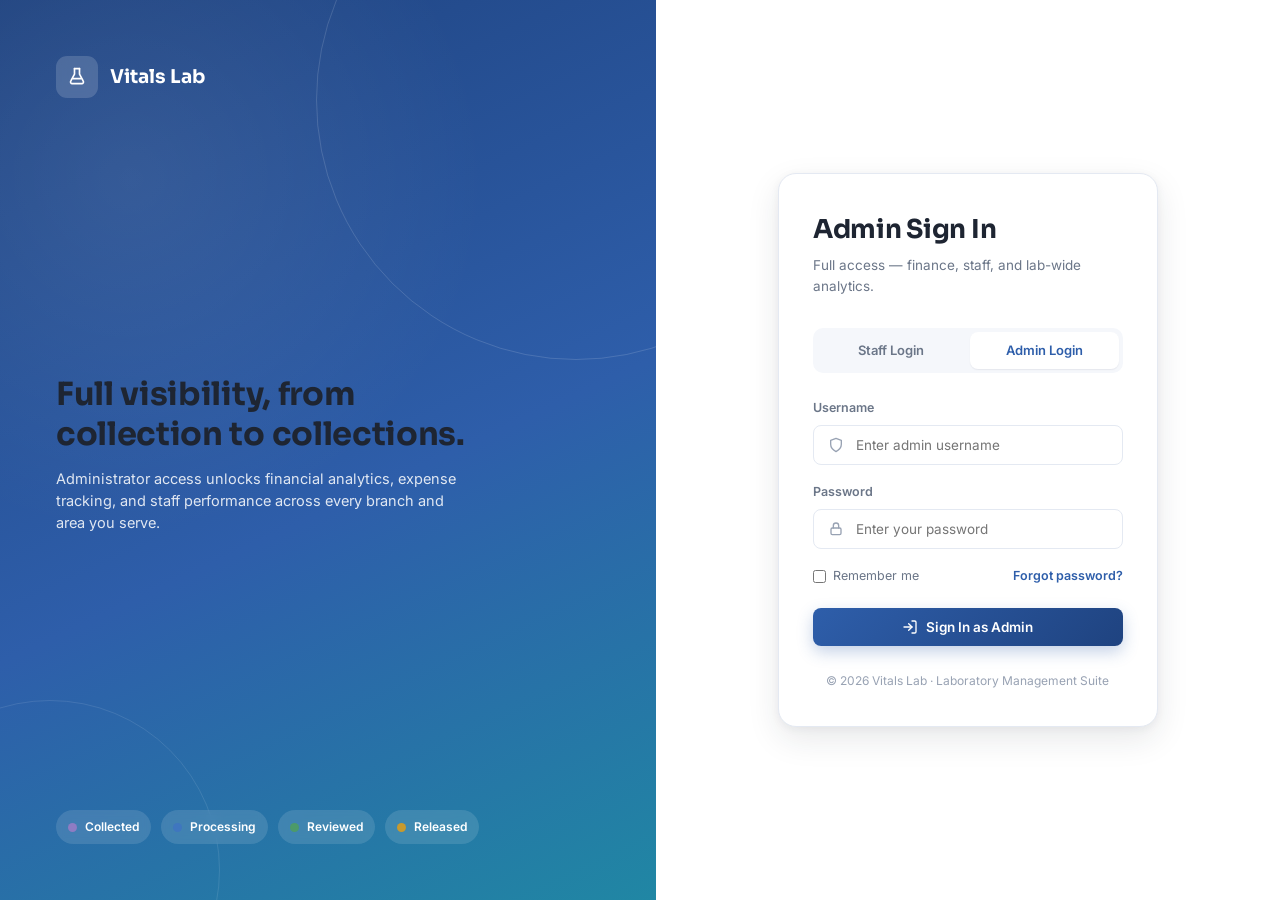
<file: admin-login.html>
<!DOCTYPE html>
<html lang="en">
<head>
<meta charset="UTF-8">
<meta name="viewport" content="width=device-width, initial-scale=1.0">
<title>Admin Login · Vitals Lab</title>
<link rel="stylesheet" href="assets/css/style.css">
<link rel="stylesheet" href="assets/css/responsive.css">
</head>
<body>

<div class="auth-wrap">
  <div class="auth-visual">
    <div class="auth-brand"><div class="mark"><span data-icon="flask"></span></div><span>Vitals Lab</span></div>
    <div class="auth-quote">
      <h2>Full visibility, from collection to collections.</h2>
      <p>Administrator access unlocks financial analytics, expense tracking, and staff performance across every branch and area you serve.</p>
    </div>
    <div class="auth-specimen-row">
      <div class="tube-chip"><span class="tube-cap-dot" style="background:#8E7CC3"></span>Collected</div>
      <div class="tube-chip"><span class="tube-cap-dot" style="background:#3F76BF"></span>Processing</div>
      <div class="tube-chip"><span class="tube-cap-dot" style="background:#4C9A6A"></span>Reviewed</div>
      <div class="tube-chip"><span class="tube-cap-dot" style="background:#C79A2E"></span>Released</div>
    </div>
  </div>

  <div class="auth-form-side">
    <div class="auth-card fade-in">
      <h1>Admin Sign In</h1>
      <p class="sub">Full access — finance, staff, and lab-wide analytics.</p>

      <div class="auth-tabs">
        <a href="login.html">Staff Login</a>
        <a href="admin-login.html" class="active">Admin Login</a>
      </div>

      <form id="login-form">
        <div class="field-group">
          <label>Username</label>
          <div class="input-icon"><span data-icon="shield"></span><input type="text" id="username" placeholder="Enter admin username" required autocomplete="username"></div>
        </div>
        <div class="field-group">
          <label>Password</label>
          <div class="input-icon"><span data-icon="lock"></span><input type="password" id="password" placeholder="Enter your password" required autocomplete="current-password"></div>
        </div>
        <div class="remember-row">
          <label><input type="checkbox" id="remember"> Remember me</label>
          <a href="#" style="color:var(--primary);font-weight:600;">Forgot password?</a>
        </div>
        <button type="submit" class="btn btn-primary btn-block"><span data-icon="log-in"></span> Sign In as Admin</button>
      </form>
      <p class="auth-footer-note">© 2026 Vitals Lab · Laboratory Management Suite</p>
    </div>
  </div>
</div>

<script src="assets/vendor/supabase/supabase.js"></script>
<script src="assets/js/supabase-client.js"></script>
<script src="assets/js/icons.js"></script>
<script src="assets/js/app.js"></script>
<script src="assets/js/login.js"></script>
<script>initLoginPage('admin');</script>
</body>
</html>
</file>
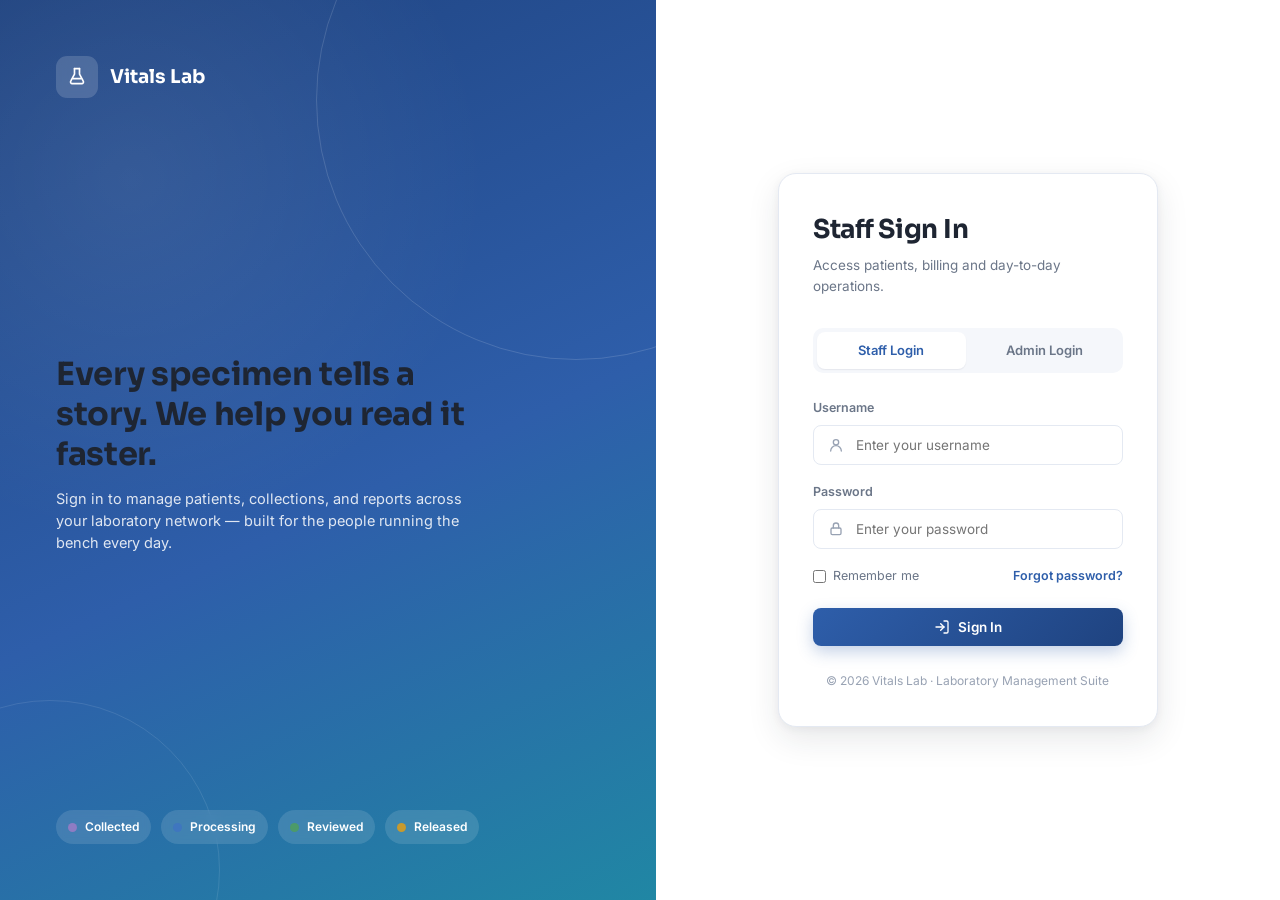
<file: areas.html>
<!DOCTYPE html>
<html lang="en">
<head>
<meta charset="UTF-8">
<meta name="viewport" content="width=device-width, initial-scale=1.0">
<title>Area Management · Vitals Lab</title>
<link rel="stylesheet" href="assets/css/style.css">
<link rel="stylesheet" href="assets/css/responsive.css">
</head>
<body>
<div class="app-shell">
  <div class="main-area">
    <div id="topbar-host"></div>
    <div class="page-content">
      <div class="flex-between mb-16" style="flex-wrap:wrap;gap:10px;">
        <div><h2 style="font-family:var(--font-display);font-size:18px;">Area Management</h2><p class="text-muted" style="font-size:12.5px;">Collection zones and pickup charges</p></div>
        <div class="page-actions"><button class="btn btn-primary" id="add-area-btn"><span data-icon="plus"></span> Add Area</button></div>
      </div>

      <div class="card">
        <div class="toolbar">
          <div class="search-box"><span data-icon="search"></span><input type="text" id="search-input" placeholder="Search area or city…"></div>
        </div>
        <div class="table-wrap">
          <table>
            <thead><tr><th>Area Name</th><th>City</th><th>Pincode</th><th>Collection Charge</th><th>Status</th><th>Actions</th></tr></thead>
            <tbody id="areas-table-body"></tbody>
          </table>
        </div>
        <div class="pagination" id="areas-pagination"></div>
      </div>
    </div>
  </div>
</div>

<div class="modal-overlay" id="area-modal">
  <div class="modal-box modal-sm">
    <div class="modal-head"><h3 id="area-modal-title">Add Area</h3><button class="modal-close" onclick="VLAB.closeModal('area-modal')"><span data-icon="x"></span></button></div>
    <div class="modal-body">
      <form id="area-form">
        <input type="hidden" id="a-id">
        <div class="field-group"><label>Area Name *</label><input type="text" id="a-name" required></div>
        <div class="field-group"><label>City</label><input type="text" id="a-city"></div>
        <div class="field-group"><label>Pincode</label><input type="text" id="a-pincode"></div>
        <div class="field-group"><label>Collection Charge (₹)</label><input type="number" id="a-charge" min="0"></div>
        <div class="field-group"><label>Status</label><select id="a-status"><option>Active</option><option>Inactive</option></select></div>
      </form>
    </div>
    <div class="modal-foot">
      <button class="btn btn-outline" onclick="VLAB.closeModal('area-modal')">Cancel</button>
      <button class="btn btn-primary" id="area-save-btn"><span data-icon="save"></span> Save</button>
    </div>
  </div>
</div>

<script src="assets/vendor/supabase/supabase.js"></script>
<script src="assets/js/supabase-client.js"></script>
<script src="assets/js/icons.js"></script>
<script src="assets/js/app.js"></script>
<script src="assets/js/areas.js"></script>
</body>
</html>
</file>
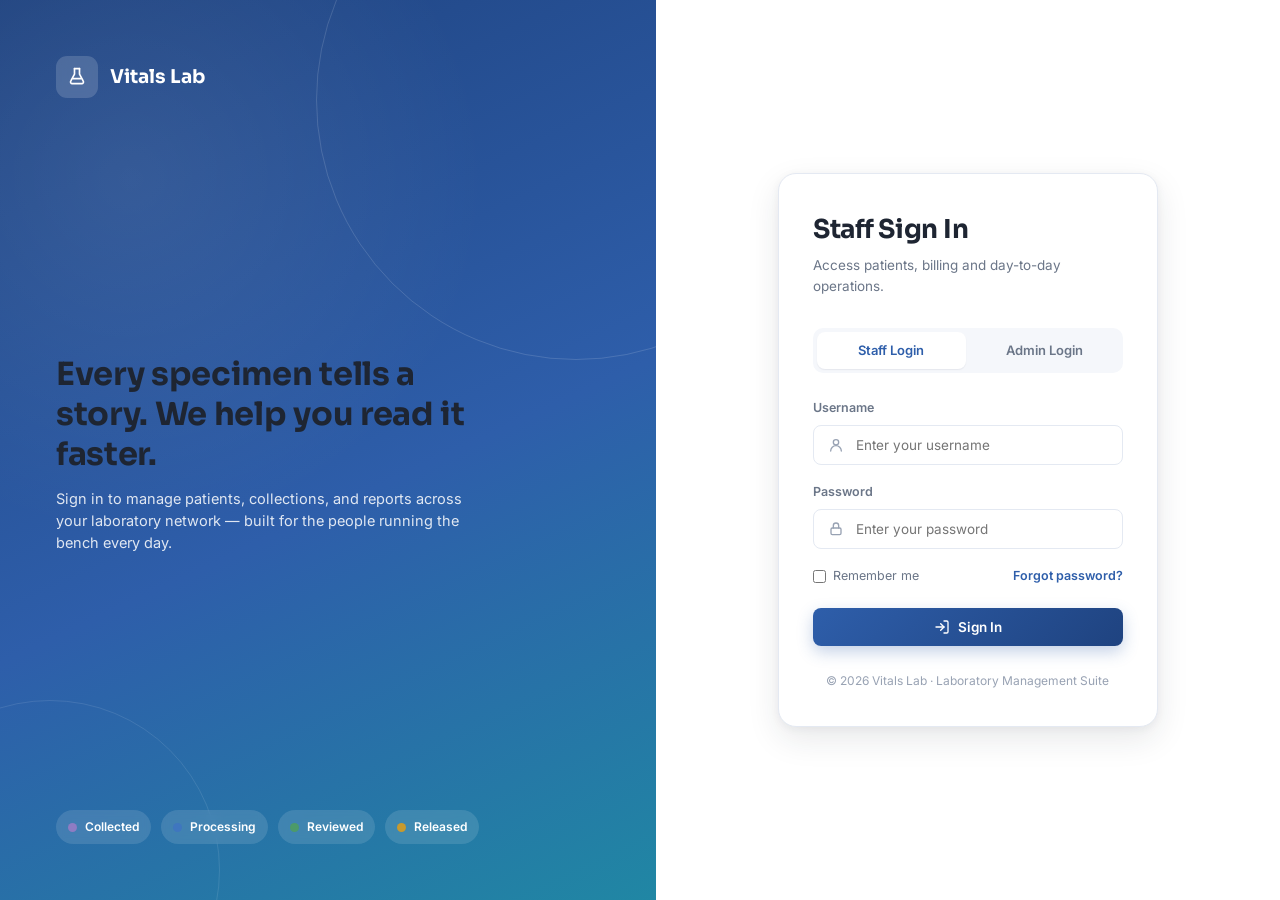
<file: doctors.html>
<!DOCTYPE html>
<html lang="en">
<head>
<meta charset="UTF-8">
<meta name="viewport" content="width=device-width, initial-scale=1.0">
<title>Doctors · Vitals Lab</title>
<link rel="stylesheet" href="assets/css/style.css">
<link rel="stylesheet" href="assets/css/responsive.css">
</head>
<body>
<div class="app-shell">
  <div class="main-area">
    <div id="topbar-host"></div>
    <div class="page-content">
      <div class="flex-between mb-16" style="flex-wrap:wrap;gap:10px;">
        <div><h2 style="font-family:var(--font-display);font-size:18px;">Referring Doctors</h2><p class="text-muted" style="font-size:12.5px;">Manage doctor network & commissions</p></div>
        <div class="page-actions"><button class="btn btn-primary" id="add-doctor-btn"><span data-icon="plus"></span> Add Doctor</button></div>
      </div>

      <div class="card">
        <div class="toolbar">
          <div class="search-box"><span data-icon="search"></span><input type="text" id="search-input" placeholder="Search doctor, hospital, specialization…"></div>
          <select id="filter-status"><option value="">All Status</option><option>Active</option><option>Inactive</option></select>
        </div>
        <div class="table-wrap">
          <table>
            <thead><tr><th>Doctor</th><th>Specialization</th><th>Hospital / Clinic</th><th>Phone</th><th>Commission</th><th>Status</th><th>Actions</th></tr></thead>
            <tbody id="doctors-table-body"></tbody>
          </table>
        </div>
        <div class="pagination" id="doctors-pagination"></div>
      </div>
    </div>
  </div>
</div>

<div class="modal-overlay" id="doctor-modal">
  <div class="modal-box">
    <div class="modal-head"><h3 id="doctor-modal-title">Add Doctor</h3><button class="modal-close" onclick="VLAB.closeModal('doctor-modal')"><span data-icon="x"></span></button></div>
    <div class="modal-body">
      <form id="doctor-form">
        <input type="hidden" id="d-id">
        <div class="form-grid">
          <div class="field-group span-2"><label>Doctor Name *</label><input type="text" id="d-name" required></div>
          <div class="field-group"><label>Specialization</label><input type="text" id="d-spec"></div>
          <div class="field-group"><label>Hospital</label><input type="text" id="d-hospital"></div>
          <div class="field-group"><label>Clinic</label><input type="text" id="d-clinic"></div>
          <div class="field-group"><label>Phone *</label><input type="tel" id="d-phone" required></div>
          <div class="field-group"><label>Email</label><input type="email" id="d-email"></div>
          <div class="field-group span-2"><label>Address</label><input type="text" id="d-address"></div>
          <div class="field-group"><label>Commission %</label><input type="number" id="d-commission" min="0" max="100"></div>
          <div class="field-group"><label>Status</label><select id="d-status"><option>Active</option><option>Inactive</option></select></div>
          <div class="field-group span-3"><label>Notes</label><textarea id="d-notes" rows="2"></textarea></div>
        </div>
      </form>
    </div>
    <div class="modal-foot">
      <button class="btn btn-outline" onclick="VLAB.closeModal('doctor-modal')">Cancel</button>
      <button class="btn btn-primary" id="doctor-save-btn"><span data-icon="save"></span> Save Doctor</button>
    </div>
  </div>
</div>

<script src="assets/vendor/supabase/supabase.js"></script>
<script src="assets/js/supabase-client.js"></script>
<script src="assets/js/icons.js"></script>
<script src="assets/js/app.js"></script>
<script src="assets/js/doctors.js"></script>
</body>
</html>
</file>
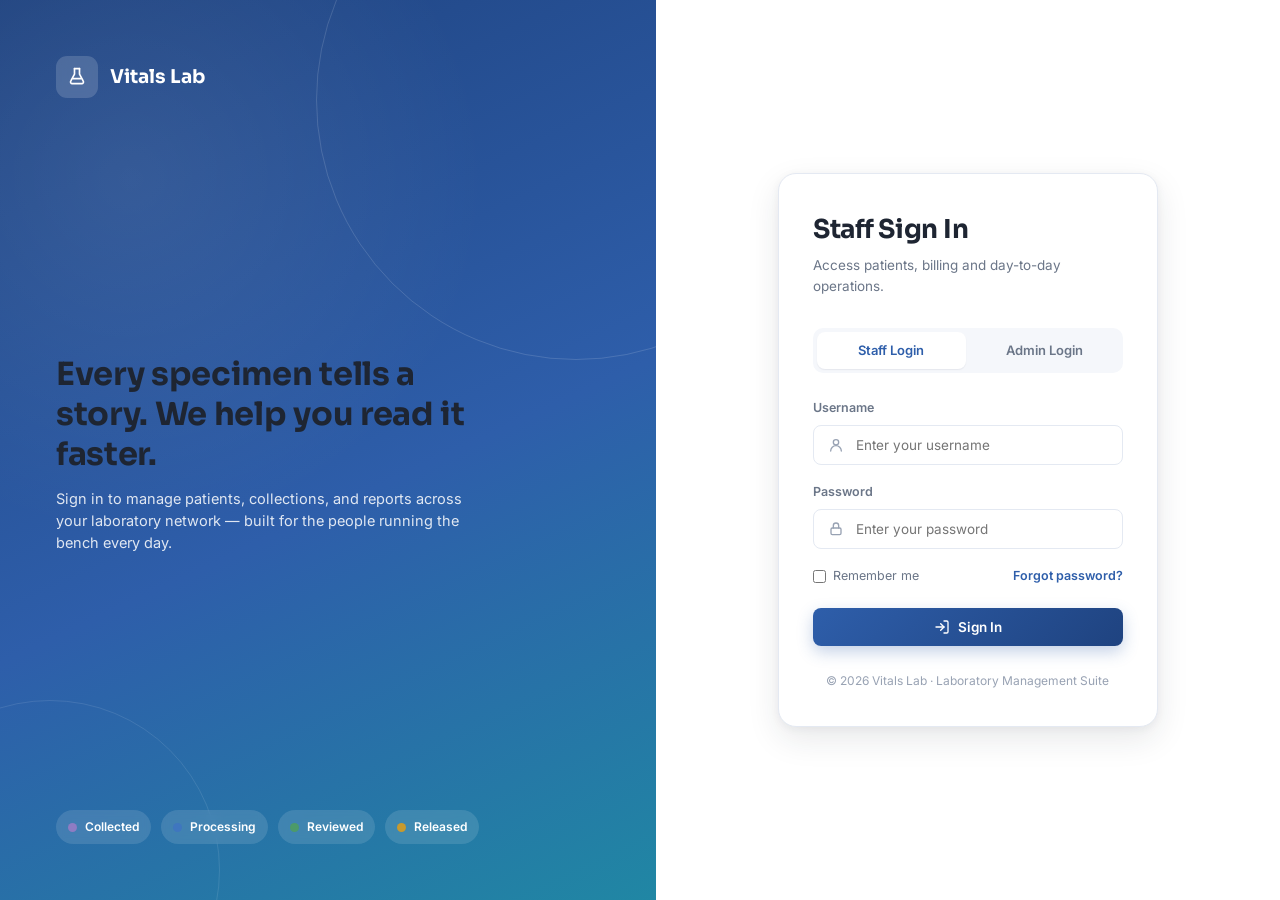
<file: login.html>
<!DOCTYPE html>
<html lang="en">
<head>
<meta charset="UTF-8">
<meta name="viewport" content="width=device-width, initial-scale=1.0">
<title>Staff Login · Vitals Lab</title>
<link rel="stylesheet" href="assets/css/style.css">
<link rel="stylesheet" href="assets/css/responsive.css">
</head>
<body>

<div class="auth-wrap">
  <div class="auth-visual">
    <div class="auth-brand"><div class="mark"><span data-icon="flask"></span></div><span>Vitals Lab</span></div>
    <div class="auth-quote">
      <h2>Every specimen tells a story. We help you read it faster.</h2>
      <p>Sign in to manage patients, collections, and reports across your laboratory network — built for the people running the bench every day.</p>
    </div>
    <div class="auth-specimen-row">
      <div class="tube-chip"><span class="tube-cap-dot" style="background:#8E7CC3"></span>Collected</div>
      <div class="tube-chip"><span class="tube-cap-dot" style="background:#3F76BF"></span>Processing</div>
      <div class="tube-chip"><span class="tube-cap-dot" style="background:#4C9A6A"></span>Reviewed</div>
      <div class="tube-chip"><span class="tube-cap-dot" style="background:#C79A2E"></span>Released</div>
    </div>
  </div>

  <div class="auth-form-side">
    <div class="auth-card fade-in">
      <h1>Staff Sign In</h1>
      <p class="sub">Access patients, billing and day-to-day operations.</p>

      <div class="auth-tabs">
        <a href="login.html" class="active">Staff Login</a>
        <a href="admin-login.html">Admin Login</a>
      </div>

      <form id="login-form">
        <div class="field-group">
          <label>Username</label>
          <div class="input-icon"><span data-icon="user"></span><input type="text" id="username" placeholder="Enter your username" required autocomplete="username"></div>
        </div>
        <div class="field-group">
          <label>Password</label>
          <div class="input-icon"><span data-icon="lock"></span><input type="password" id="password" placeholder="Enter your password" required autocomplete="current-password"></div>
        </div>
        <div class="remember-row">
          <label><input type="checkbox" id="remember"> Remember me</label>
          <a href="#" style="color:var(--primary);font-weight:600;">Forgot password?</a>
        </div>
        <button type="submit" class="btn btn-primary btn-block"><span data-icon="log-in"></span> Sign In</button>
      </form>
      <p class="auth-footer-note">© 2026 Vitals Lab · Laboratory Management Suite</p>
    </div>
  </div>
</div>

<script src="assets/vendor/supabase/supabase.js"></script>
<script src="assets/js/supabase-client.js"></script>
<script src="assets/js/icons.js"></script>
<script src="assets/js/app.js"></script>
<script src="assets/js/login.js"></script>
<script>initLoginPage('staff');</script>
</body>
</html>
</file>
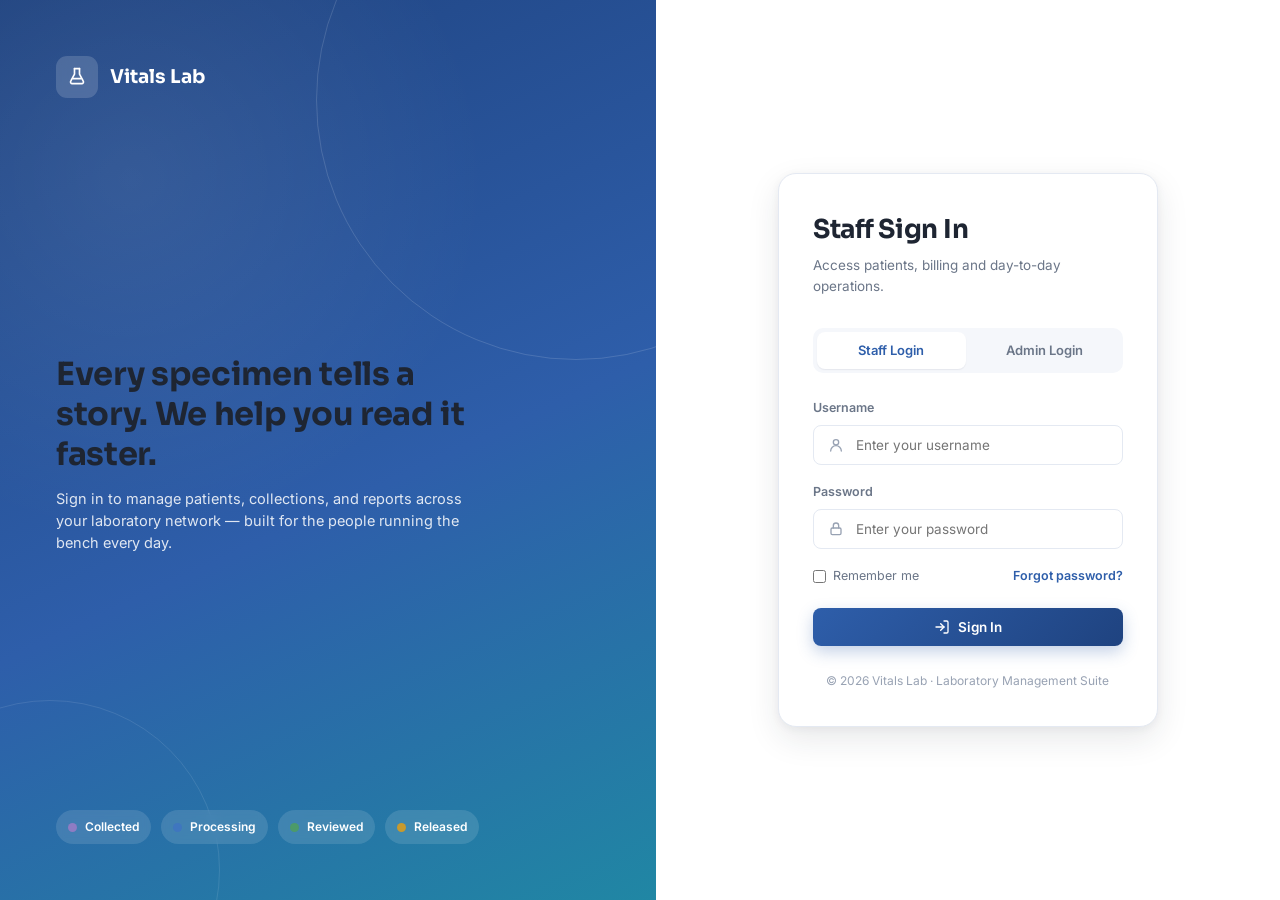
<file: patients.html>
<!DOCTYPE html>
<html lang="en">
<head>
<meta charset="UTF-8">
<meta name="viewport" content="width=device-width, initial-scale=1.0">
<title>Patients · Vitals Lab</title>
<link rel="stylesheet" href="assets/css/style.css">
<link rel="stylesheet" href="assets/css/responsive.css">
</head>
<body>

<div class="app-shell">
  <div class="main-area">
    <div id="topbar-host"></div>

    <div class="page-content">

      <div class="flex-between mb-16" style="flex-wrap:wrap;gap:10px;">
        <div>
          <h2 style="font-family:var(--font-display);font-size:18px;">Patient Records</h2>
          <p class="text-muted" style="font-size:12.5px;">Manage registrations, samples and reports</p>
        </div>
        <div class="page-actions">
          <button class="btn btn-outline" id="export-csv-btn"><span data-icon="download"></span> Export CSV</button>
          <button class="btn btn-outline" id="print-btn"><span data-icon="printer"></span> Print</button>
          <button class="btn btn-primary" id="add-patient-btn"><span data-icon="plus"></span> Add Patient</button>
        </div>
      </div>

      <div class="card">
        <div class="toolbar">
          <div class="search-box"><span data-icon="search"></span><input type="text" id="search-input" placeholder="Search name, phone, doctor…"></div>
          <select id="filter-area"><option value="">All Areas</option></select>
          <select id="filter-doctor"><option value="">All Doctors</option></select>
          <select id="filter-gender"><option value="">All Genders</option><option>Male</option><option>Female</option></select>
          <select id="filter-payment"><option value="">All Payment Status</option></select>
          <select id="filter-report"><option value="">All Report Status</option></select>
          <div class="toolbar-spacer"></div>
          <button class="btn btn-ghost btn-sm" id="clear-filters-btn"><span data-icon="rotate-ccw"></span> Reset</button>
        </div>

        <div class="table-wrap">
          <table>
            <thead><tr>
              <th>Patient ID</th><th>Name</th><th>Phone</th><th>Doctor</th><th>Area</th><th>Test</th><th>Amount</th><th>Payment</th><th>Report</th><th>Date</th><th>Actions</th>
            </tr></thead>
            <tbody id="patients-table-body"></tbody>
          </table>
        </div>
        <div class="pagination" id="patients-pagination"></div>
      </div>

    </div>
  </div>
</div>

<!-- ADD / EDIT PATIENT MODAL -->
<div class="modal-overlay" id="patient-modal">
  <div class="modal-box modal-lg">
    <div class="modal-head">
      <h3 id="patient-modal-title">Add New Patient</h3>
      <button class="modal-close" onclick="VLAB.closeModal('patient-modal')"><span data-icon="x"></span></button>
    </div>
    <div class="modal-body">
      <form id="patient-form">
        <input type="hidden" id="p-id">

        <fieldset>
          <legend>Personal Information</legend>
          <div class="form-grid">
            <div class="field-group span-2"><label>Patient Name *</label><input type="text" id="p-name" required></div>
            <div class="field-group"><label>Gender *</label><select id="p-gender" required><option>Male</option><option>Female</option><option>Other</option></select></div>
            <div class="field-group"><label>Father/Husband Name</label><input type="text" id="p-guardian"></div>
            <div class="field-group"><label>Date of Birth</label><input type="date" id="p-dob"></div>
            <div class="field-group"><label>Age</label><input type="number" id="p-age" min="0" max="120"></div>
            <div class="field-group"><label>Blood Group</label><select id="p-blood"><option>A+</option><option>A-</option><option>B+</option><option>B-</option><option>O+</option><option>O-</option><option>AB+</option><option>AB-</option></select></div>
            <div class="field-group"><label>Height (cm)</label><input type="number" id="p-height"></div>
            <div class="field-group"><label>Weight (kg)</label><input type="number" id="p-weight"></div>
          </div>
        </fieldset>

        <fieldset>
          <legend>Contact Details</legend>
          <div class="form-grid">
            <div class="field-group"><label>Phone Number *</label><input type="tel" id="p-phone" required></div>
            <div class="field-group"><label>Alternative Number</label><input type="tel" id="p-altphone"></div>
            <div class="field-group"><label>Emergency Contact</label><input type="tel" id="p-emergency"></div>
            <div class="field-group"><label>Email</label><input type="email" id="p-email"></div>
            <div class="field-group span-2"><label>Address</label><input type="text" id="p-address"></div>
            <div class="field-group"><label>City</label><input type="text" id="p-city"></div>
            <div class="field-group"><label>Area *</label><select id="p-area" required></select></div>
            <div class="field-group"><label>Reference</label><select id="p-reference"><option>Self</option><option>Doctor Referral</option><option>Camp</option><option>Online</option><option>Walk-in</option></select></div>
          </div>
        </fieldset>

        <fieldset>
          <legend>Test & Sample</legend>
          <div class="form-grid">
            <div class="field-group"><label>Doctor Name *</label><select id="p-doctor" required></select></div>
            <div class="field-group">
              <label>Sample Type</label>
              <select id="p-sampletype"></select>
              <div id="p-sampletype-new-wrap" style="display:none;margin-top:6px;gap:6px;" class="flex-between">
                <input type="text" id="p-sampletype-new" placeholder="Type new sample type…" style="flex:1;">
                <button type="button" class="btn btn-outline btn-sm" id="p-sampletype-new-add">Add</button>
              </div>
            </div>
            <div class="field-group"><label>Collection Date</label><input type="date" id="p-collectiondate"></div>
            <div class="field-group"><label>Report Date</label><input type="date" id="p-reportdate"></div>
            <div class="field-group"><label>Report Status</label><select id="p-reportstatus"></select></div>
            <div class="field-group"><label style="display:flex;align-items:center;gap:6px;"><input type="checkbox" id="p-corporate" style="width:auto;"> Corporate Billing</label></div>
          </div>
        </fieldset>

        <fieldset>
          <legend>Tests *</legend>
          <div class="field-group">
            <input type="text" id="p-test-search" placeholder="Search a test to add… (e.g. CBC, Glucose)" list="p-test-search-list" autocomplete="off">
            <datalist id="p-test-search-list"></datalist>
          </div>
          <div class="table-wrap" style="margin-top:8px;">
            <table>
              <thead><tr><th>Test Name</th><th>Category</th><th style="width:90px;">Rate (₹)</th><th style="width:70px;">Qty</th><th style="width:90px;">Amount</th><th style="width:40px;"></th></tr></thead>
              <tbody id="p-test-lines"></tbody>
            </table>
          </div>
          <p class="text-muted" id="p-test-lines-empty" style="font-size:12px;">No tests added yet — search above and pick one to add it to this visit's bill.</p>
        </fieldset>

        <fieldset>
          <legend>Billing</legend>
          <div class="form-grid">
            <div class="field-group"><label>Test Amount (₹)</label><input type="number" id="p-price" readonly style="background:var(--bg);"></div>
            <div class="field-group"><label>Concession (₹)</label><input type="number" id="p-discount" min="0" value="0"></div>
            <div class="field-group"><label>Home Collection Charges (₹)</label><input type="number" id="p-homecollection" min="0" value="0"></div>
            <div class="field-group"><label>Referral Fee (₹)</label><input type="number" id="p-referralfee" min="0" value="0" placeholder="Doctor commission, tracked separately"></div>
            <div class="field-group"><label>Net Amount (₹)</label><input type="number" id="p-final" readonly style="background:var(--bg);"></div>
            <div class="field-group"><label>Payment Status</label><select id="p-paymentstatus"></select></div>
            <div class="field-group"><label>Payment Method</label><select id="p-paymentmethod"></select></div>
            <div class="field-group span-2">
              <label>Photo Upload</label>
              <div class="upload-box" id="p-photo-box"><span data-icon="camera" data-icon-class="icon-lg"></span>Click to upload patient photo (demo only)<input type="file" id="p-photo" accept="image/*" style="display:none;"></div>
            </div>
          </div>
        </fieldset>

        <fieldset>
          <legend>Remarks</legend>
          <div class="field-group"><textarea id="p-remarks" rows="3" placeholder="Additional notes about the patient or sample…"></textarea></div>
        </fieldset>
      </form>
    </div>
    <div class="modal-foot">
      <button class="btn btn-outline" id="patient-reset-btn"><span data-icon="rotate-ccw"></span> Reset</button>
      <button class="btn btn-outline" onclick="VLAB.closeModal('patient-modal')">Cancel</button>
      <button class="btn btn-primary" id="patient-save-btn"><span data-icon="save"></span> Save Patient</button>
    </div>
  </div>
</div>

<!-- VIEW PATIENT MODAL -->
<div class="modal-overlay" id="view-patient-modal">
  <div class="modal-box">
    <div class="modal-head"><h3>Patient Record</h3><button class="modal-close" onclick="VLAB.closeModal('view-patient-modal')"><span data-icon="x"></span></button></div>
    <div class="modal-body" id="view-patient-body"></div>
    <div class="modal-foot">
      <button class="btn btn-outline" onclick="window.print()"><span data-icon="printer"></span> Print</button>
      <button class="btn btn-primary" onclick="VLAB.closeModal('view-patient-modal')">Close</button>
    </div>
  </div>
</div>

<!-- SHARE REPORT MODAL -->
<div class="modal-overlay" id="share-modal">
  <div class="modal-box">
    <div class="modal-head">
      <h3>Share Report</h3>
      <button class="modal-close" onclick="VLAB.closeModal('share-modal')"><span data-icon="x"></span></button>
    </div>
    <div class="modal-body">
      <p class="text-muted" style="margin-top:0;">Anyone with this link can view the report — no login needed. It only shows this one patient's report, nothing else.</p>
      <div class="field-group">
        <label>Report Link</label>
        <div style="display:flex;gap:6px;">
          <input type="text" id="share-link-input" readonly style="flex:1;">
          <button type="button" class="btn btn-outline" id="share-copy-btn">Copy</button>
        </div>
      </div>
      <div style="display:flex;gap:10px;margin-top:14px;flex-wrap:wrap;">
        <a id="share-whatsapp-link" target="_blank" class="btn btn-primary" style="flex:1;min-width:140px;text-align:center;text-decoration:none;">Share via WhatsApp</a>
        <a id="share-email-link" class="btn btn-outline" style="flex:1;min-width:140px;text-align:center;text-decoration:none;">Share via Email</a>
        <a id="share-sms-link" class="btn btn-outline" style="flex:1;min-width:140px;text-align:center;text-decoration:none;">Share via SMS</a>
      </div>
      <p class="text-muted" style="font-size:11px;margin-top:10px;margin-bottom:0;">SMS opens your phone's own Messages app — works on mobile devices, and doesn't use any paid SMS service.</p>
    </div>
  </div>
</div>

<!-- ENTER / EDIT TEST RESULTS MODAL -->
<div class="modal-overlay" id="report-modal">
  <div class="modal-box modal-lg">
    <div class="modal-head">
      <h3 id="report-modal-title">Enter Test Results</h3>
      <button class="modal-close" onclick="VLAB.closeModal('report-modal')"><span data-icon="x"></span></button>
    </div>
    <div class="modal-body">
      <input type="hidden" id="report-patient-id">
      <div class="field-group" id="report-checklist-wrap">
        <label>Booked Tests — Mark Completed as You Finish Each One</label>
        <div id="report-test-checklist" style="display:flex;flex-direction:column;gap:6px;"></div>
      </div>
      <p class="text-muted" style="margin-top:10px;">Group results the same way they'll print — e.g. one section per category
        like "Erythrocytes" or "Liver Function Test", with a row for each investigation.</p>
      <div id="report-sections"></div>
      <div class="flex-between" style="gap:8px;margin-bottom:10px;flex-wrap:wrap;">
        <div style="display:flex;gap:8px;flex:1;min-width:220px;">
          <select id="report-category-select" style="flex:1;"><option value="">Add from Test Category…</option></select>
          <button type="button" class="btn btn-outline" id="add-section-from-category-btn"><span data-icon="flask"></span> Add</button>
        </div>
        <button type="button" class="btn btn-outline" id="add-section-btn"><span data-icon="plus"></span> Blank Section</button>
      </div>

      <div id="auth-panel" style="border-top:1px solid var(--border-color,#333);padding-top:14px;margin-top:6px;">
        <label style="display:block;margin-bottom:8px;">Report Authentication</label>
        <div id="auth-status-lines" style="font-size:12px;color:var(--text-muted,#888);margin-bottom:10px;"></div>
        <div style="display:flex;gap:8px;flex-wrap:wrap;">
          <button type="button" class="btn btn-outline" id="verify-btn"><span data-icon="check"></span> Verify (Level 1)</button>
          <button type="button" class="btn btn-primary" id="approve-btn"><span data-icon="check-circle"></span> Approve (Level 2)</button>
        </div>
      </div>
    </div>
    <div class="modal-foot">
      <button class="btn btn-outline" onclick="VLAB.closeModal('report-modal')">Cancel</button>
      <button class="btn btn-primary" id="report-save-btn"><span data-icon="save"></span> Save Results</button>
    </div>
  </div>
</div>

<script src="assets/vendor/supabase/supabase.js"></script>
<script src="assets/js/supabase-client.js"></script>
<script src="assets/js/icons.js"></script>
<script src="assets/js/app.js"></script>
<script src="assets/js/patients.js"></script>
</body>
</html>
</file>
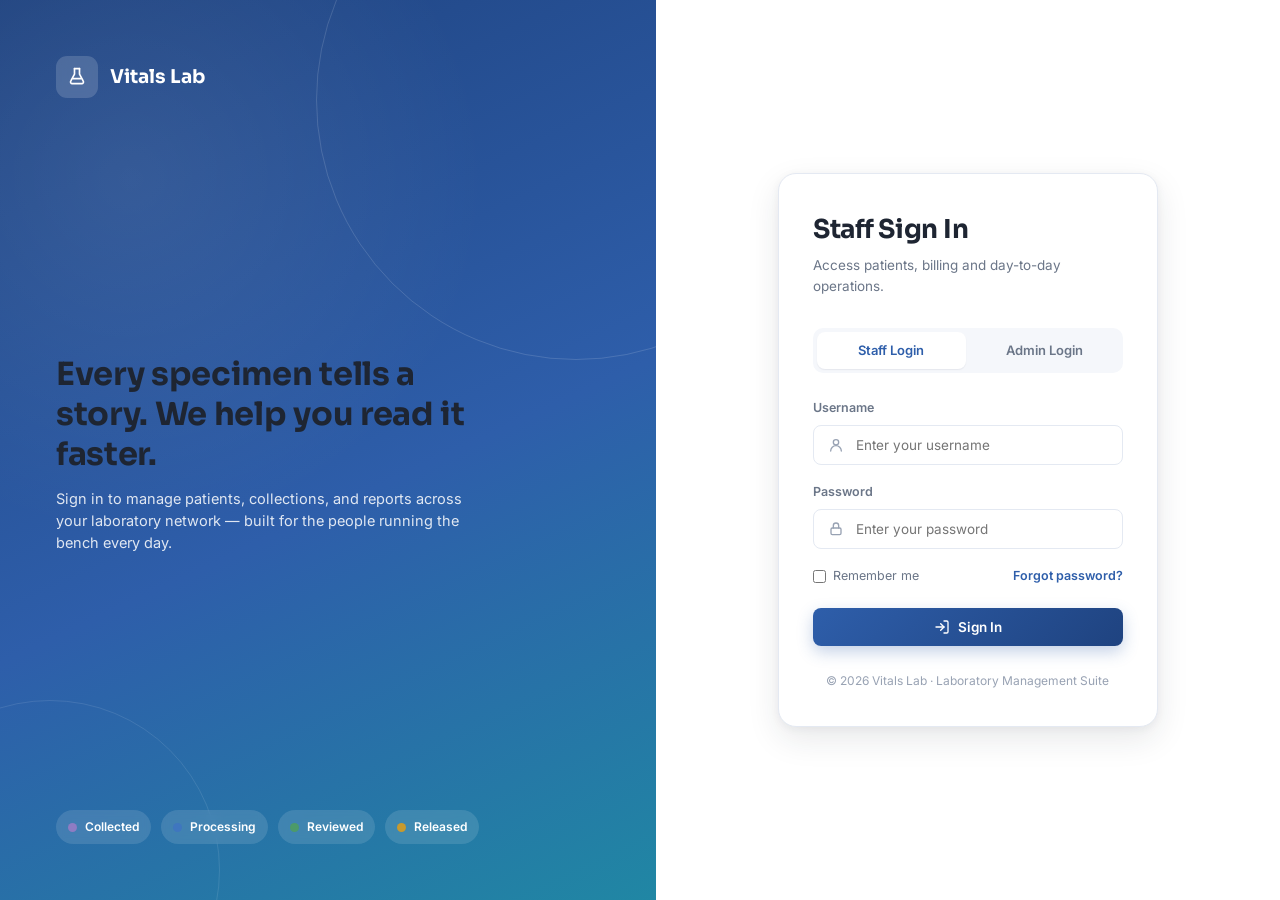
<file: payments.html>
<!DOCTYPE html>
<html lang="en">
<head>
<meta charset="UTF-8">
<meta name="viewport" content="width=device-width, initial-scale=1.0">
<title>Payments · Vitals Lab</title>
<link rel="stylesheet" href="assets/css/style.css">
<link rel="stylesheet" href="assets/css/responsive.css">
</head>
<body>
<div class="app-shell">
  <div class="main-area">
    <div id="topbar-host"></div>
    <div class="page-content">

      <div class="flex-between mb-16" style="flex-wrap:wrap;gap:10px;">
        <div>
          <h2 style="font-family:var(--font-display);font-size:18px;">Payments & Billing</h2>
          <p class="text-muted" style="font-size:12.5px;">Receipts auto-sync from Patients — or record one directly here</p>
        </div>
        <button class="btn btn-primary" id="add-payment-btn"><span data-icon="plus"></span> Record Payment</button>
      </div>

      <div class="stat-grid" id="payment-stat-grid" style="grid-template-columns:repeat(4,1fr);"></div>

      <div class="card">
        <div class="toolbar">
          <div class="search-box"><span data-icon="search"></span><input type="text" id="search-input" placeholder="Search patient, doctor, receipt…"></div>
          <select id="filter-status"><option value="">All Status</option></select>
          <select id="filter-method"><option value="">All Methods</option><option>Cash</option><option>UPI</option><option>Card</option><option>Net Banking</option></select>
          <div class="toolbar-spacer"></div>
          <button class="btn btn-outline btn-sm" id="export-btn"><span data-icon="download"></span> Export</button>
          <button class="btn btn-outline btn-sm" id="print-btn"><span data-icon="printer"></span> Print</button>
        </div>
        <div class="table-wrap">
          <table>
            <thead><tr><th>Receipt No.</th><th>Patient</th><th>Doctor</th><th>Area</th><th>Amount</th><th>Discount</th><th>Final</th><th>Method</th><th>Status</th><th>Date</th><th>Actions</th></tr></thead>
            <tbody id="payments-table-body"></tbody>
          </table>
        </div>
        <div class="pagination" id="payments-pagination"></div>
      </div>
    </div>
  </div>
</div>

<div class="modal-overlay" id="payment-modal">
  <div class="modal-box">
    <div class="modal-head"><h3 id="payment-modal-title">Record Payment</h3><button class="modal-close" onclick="VLAB.closeModal('payment-modal')"><span data-icon="x"></span></button></div>
    <div class="modal-body">
      <form id="payment-form">
        <input type="hidden" id="pay-id">
        <div class="form-grid">
          <div class="field-group span-2"><label>Patient Name *</label><input type="text" id="pay-patient" required placeholder="Type a name, or pick an existing patient" list="pay-patient-list"><datalist id="pay-patient-list"></datalist></div>
          <div class="field-group"><label>Doctor</label><input type="text" id="pay-doctor"></div>
          <div class="field-group"><label>Area</label><input type="text" id="pay-area"></div>
          <div class="field-group"><label>Amount (₹) *</label><input type="number" id="pay-amount" min="0" required></div>
          <div class="field-group"><label>Discount (₹)</label><input type="number" id="pay-discount" min="0" value="0"></div>
          <div class="field-group"><label>Final Amount (₹)</label><input type="number" id="pay-final" readonly style="background:var(--bg);"></div>
          <div class="field-group"><label>Payment Method</label><select id="pay-method"><option>Cash</option><option>UPI</option><option>Card</option><option>Net Banking</option></select></div>
          <div class="field-group"><label>Status</label><select id="pay-status"><option value="paid">Paid</option><option value="pending">Pending</option><option value="partial">Partial</option><option value="overdue">Overdue</option></select></div>
          <div class="field-group"><label>Date</label><input type="date" id="pay-date"></div>
        </div>
      </form>
    </div>
    <div class="modal-foot">
      <button class="btn btn-outline" onclick="VLAB.closeModal('payment-modal')">Cancel</button>
      <button class="btn btn-primary" id="payment-save-btn"><span data-icon="save"></span> Save Payment</button>
    </div>
  </div>
</div>

<script src="assets/vendor/supabase/supabase.js"></script>
<script src="assets/js/supabase-client.js"></script>
<script src="assets/js/icons.js"></script>
<script src="assets/js/app.js"></script>
<script src="assets/js/payments.js"></script>
</body>
</html>
</file>
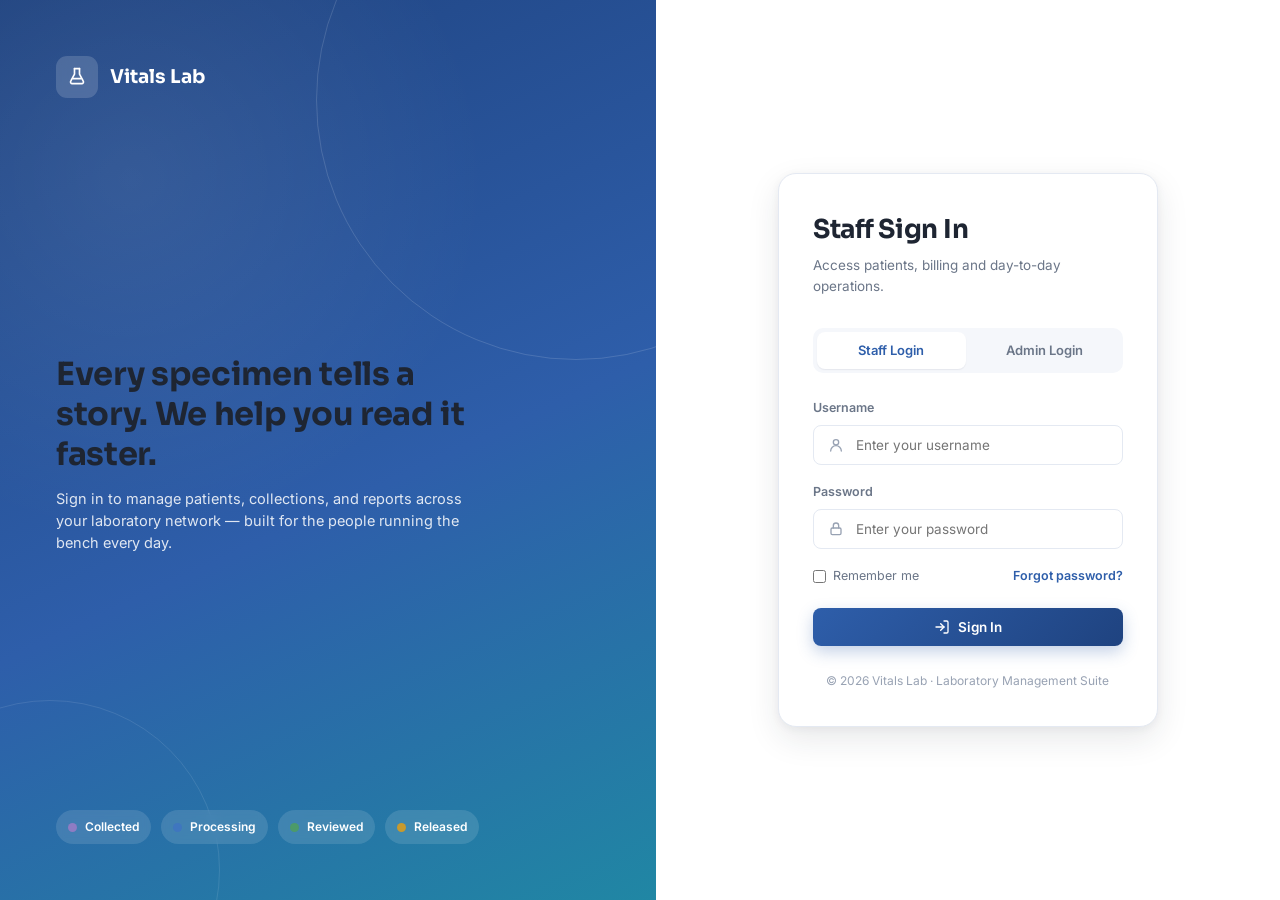
<file: pending-payments.html>
<!DOCTYPE html>
<html lang="en">
<head>
<meta charset="UTF-8">
<meta name="viewport" content="width=device-width, initial-scale=1.0">
<title>Pending Payments · Vitals Lab</title>
<link rel="stylesheet" href="assets/css/style.css">
<link rel="stylesheet" href="assets/css/responsive.css">
</head>
<body>
<div class="app-shell">
  <div class="main-area">
    <div id="topbar-host"></div>
    <div class="page-content">
      <div class="flex-between mb-16" style="flex-wrap:wrap;gap:10px;">
        <div><h2 style="font-family:var(--font-display);font-size:18px;">Pending Payments</h2><p class="text-muted" style="font-size:12.5px;">Follow up on outstanding dues</p></div>
      </div>
      <div class="card">
        <div class="toolbar">
          <div class="search-box"><span data-icon="search"></span><input type="text" id="search-input" placeholder="Search patient, phone…"></div>
          <select id="filter-status"><option value="">All Status</option><option value="pending">Pending</option><option value="partial">Partial</option><option value="overdue">Overdue</option></select>
        </div>
        <div class="table-wrap">
          <table>
            <thead><tr><th>Patient</th><th>Doctor</th><th>Phone</th><th>Area</th><th>Amount</th><th>Collection Date</th><th>Status</th><th>Actions</th></tr></thead>
            <tbody id="pending-table-body"></tbody>
          </table>
        </div>
        <div class="pagination" id="pending-pagination"></div>
      </div>
    </div>
  </div>
</div>
<script src="assets/vendor/supabase/supabase.js"></script>
<script src="assets/js/supabase-client.js"></script>
<script src="assets/js/icons.js"></script>
<script src="assets/js/app.js"></script>
<script src="assets/js/pending-payments.js"></script>
</body>
</html>
</file>
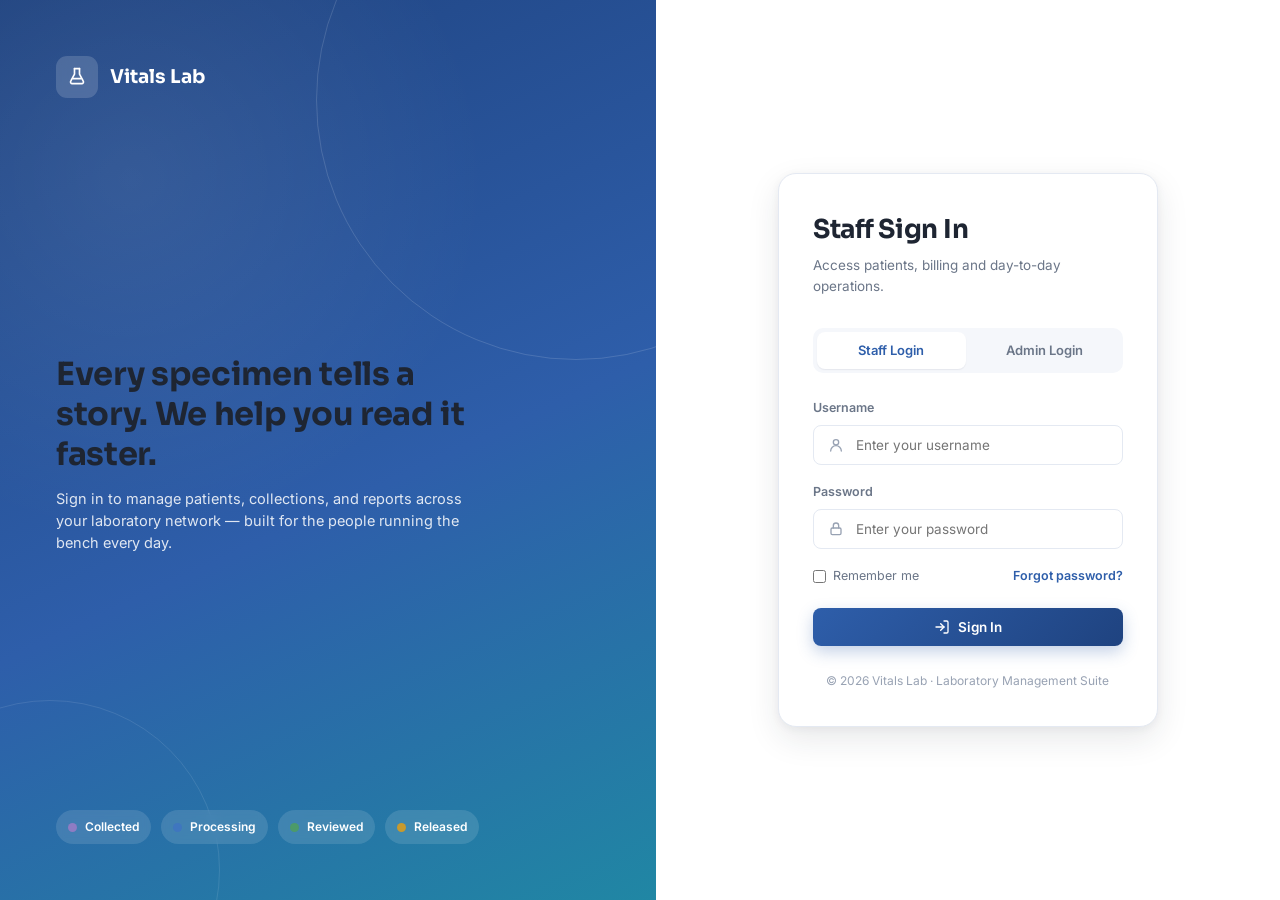
<file: report-print.html>
<!DOCTYPE html>
<html lang="en">
<head>
<meta charset="UTF-8">
<meta name="viewport" content="width=device-width, initial-scale=1.0">
<title>Lab Report · Vitals Lab</title>
<link rel="stylesheet" href="assets/css/report-print.css">
</head>
<body>

  <div id="report-root" class="report-page">
    <div class="report-loading">Loading report…</div>
  </div>

  <div class="no-print report-toolbar">
    <label class="header-mode-option"><input type="radio" name="header-mode" value="full" checked> With Header</label>
    <label class="header-mode-option"><input type="radio" name="header-mode" value="none"> Without Header</label>
    <label class="header-mode-option"><input type="radio" name="header-mode" value="mix"> Mix</label>
    <button id="btn-print" type="button">Print / Save as PDF</button>
    <button id="btn-back" type="button">Back to Patients</button>
  </div>

  <script src="assets/vendor/supabase/supabase.js"></script>
  <script src="assets/js/supabase-client.js"></script>
  <script src="assets/js/icons.js"></script>
  <script src="assets/js/app.js"></script>
  <script src="assets/js/report-print.js"></script>
</body>
</html>
</file>
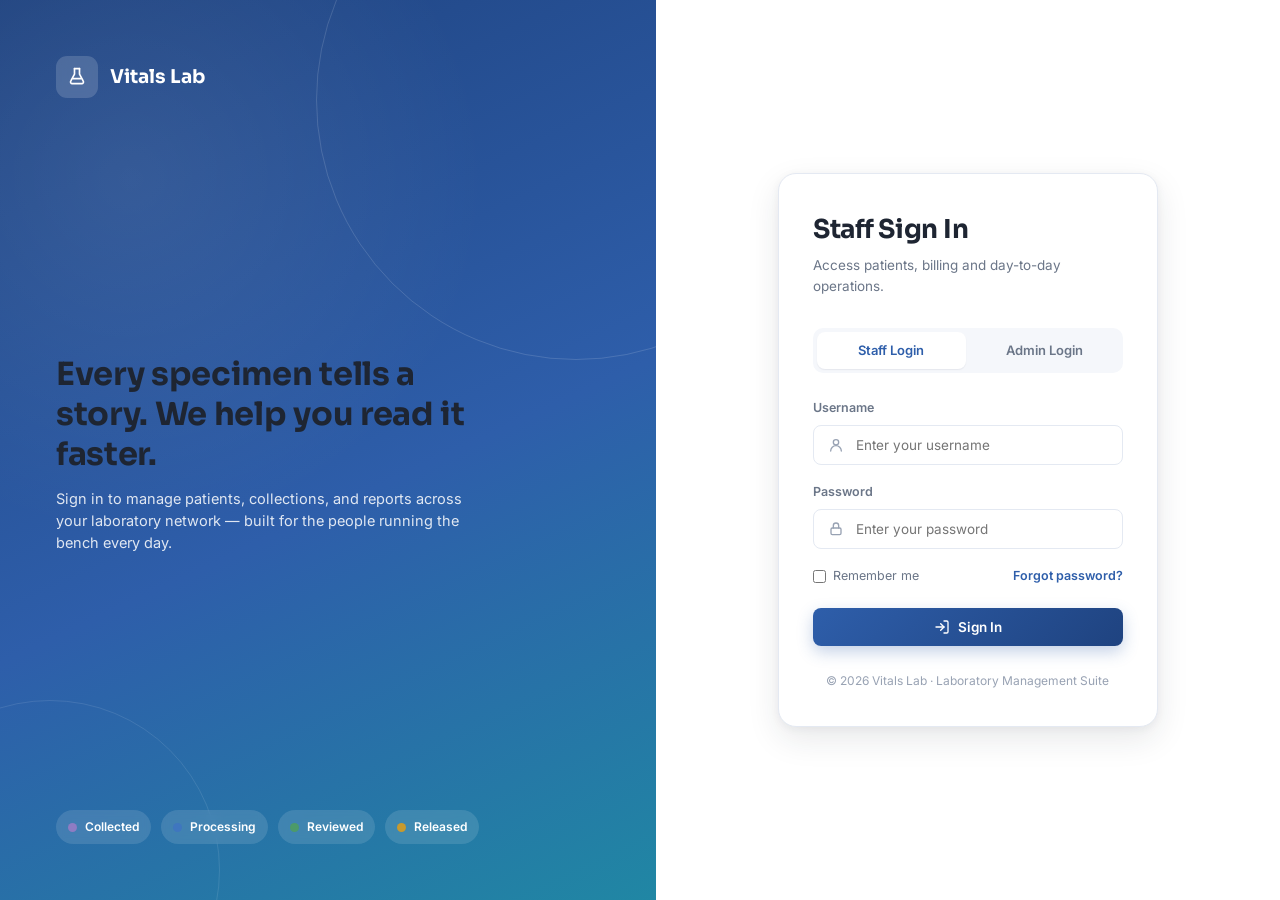
<file: reports.html>
<!DOCTYPE html>
<html lang="en">
<head>
<meta charset="UTF-8">
<meta name="viewport" content="width=device-width, initial-scale=1.0">
<title>Reports · Vitals Lab</title>
<link rel="stylesheet" href="assets/css/style.css">
<link rel="stylesheet" href="assets/css/responsive.css">
</head>
<body>
<div class="app-shell">
  <div class="main-area">
    <div id="topbar-host"></div>
    <div class="page-content">
      <div class="flex-between mb-16" style="flex-wrap:wrap;gap:10px;">
        <div><h2 style="font-family:var(--font-display);font-size:18px;">Reports</h2><p class="text-muted" style="font-size:12.5px;">Generate operational and financial reports</p></div>
        <div class="page-actions">
          <button class="btn btn-outline" id="export-report-btn"><span data-icon="download"></span> Export Excel</button>
          <button class="btn btn-outline" id="pdf-report-btn"><span data-icon="file-text"></span> Download PDF</button>
          <button class="btn btn-primary" id="print-report-btn"><span data-icon="printer"></span> Print</button>
        </div>
      </div>

      <div class="card mb-22">
        <div class="toolbar" style="border-bottom:none;">
          <select id="report-type">
            <option value="daily">Daily Report</option>
            <option value="weekly">Weekly Report</option>
            <option value="monthly">Monthly Report</option>
            <option value="revenue">Revenue Report</option>
            <option value="expense" id="expense-report-opt">Expense Report</option>
            <option value="collection">Collection Report</option>
            <option value="patient">Patient Report</option>
          </select>
        </div>
      </div>

      <div class="stat-grid" id="report-stat-grid" style="grid-template-columns:repeat(4,1fr);"></div>

      <div class="card">
        <div class="card-header"><h3 id="report-table-title">Report Detail</h3></div>
        <div class="table-wrap"><table id="report-table"><thead id="report-thead"></thead><tbody id="report-tbody"></tbody></table></div>
      </div>
    </div>
  </div>
</div>
<script src="assets/vendor/supabase/supabase.js"></script>
<script src="assets/js/supabase-client.js"></script>
<script src="assets/js/icons.js"></script>
<script src="assets/js/app.js"></script>
<script src="assets/js/reports.js"></script>
</body>
</html>
</file>
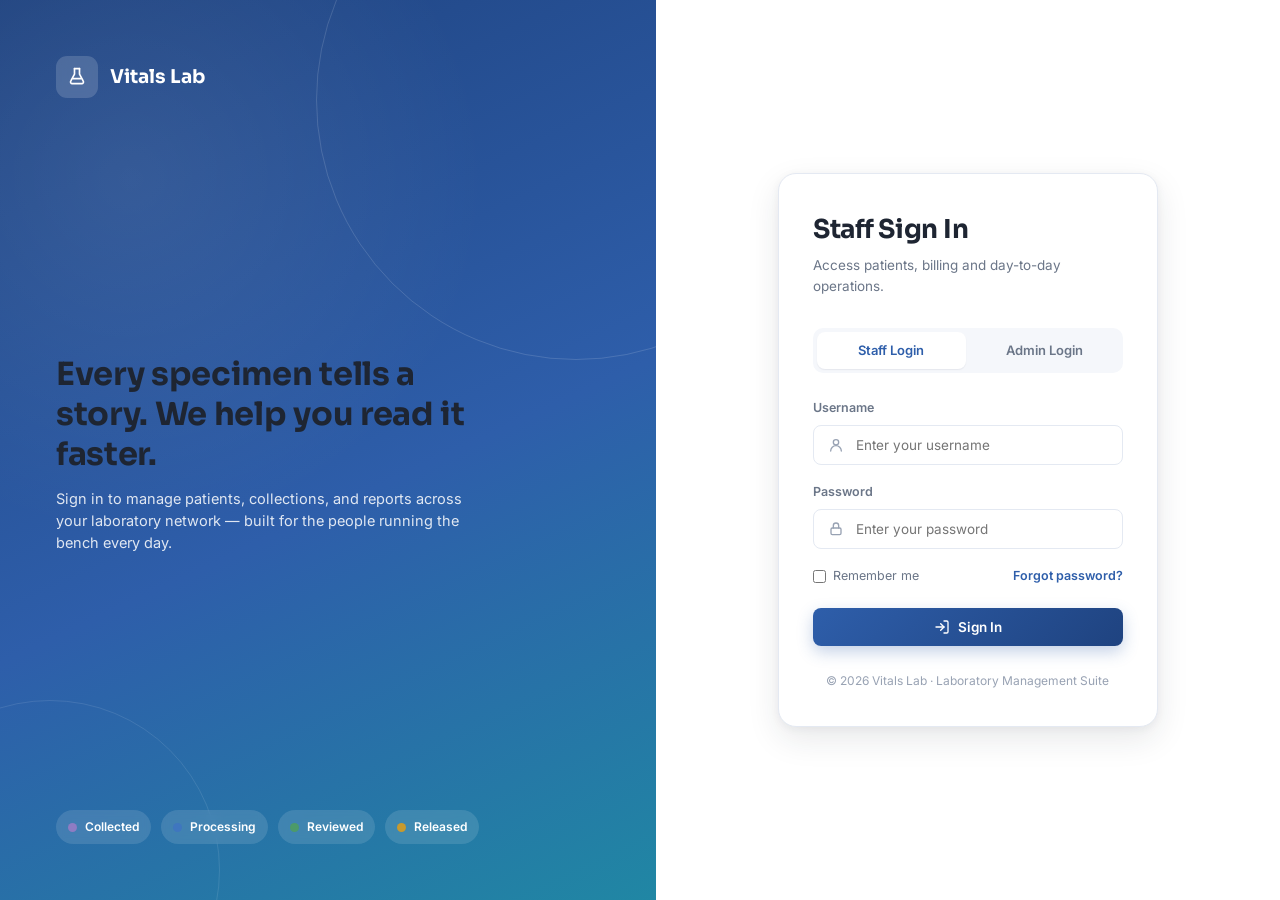
<file: settings.html>
<!DOCTYPE html>
<html lang="en">
<head>
<meta charset="UTF-8">
<meta name="viewport" content="width=device-width, initial-scale=1.0">
<title>Settings · Vitals Lab</title>
<link rel="stylesheet" href="assets/css/style.css">
<link rel="stylesheet" href="assets/css/responsive.css">
</head>
<body>
<div class="app-shell">
  <div class="main-area">
    <div id="topbar-host"></div>
    <div class="page-content">
      <div class="mb-16"><h2 style="font-family:var(--font-display);font-size:18px;">Settings</h2><p class="text-muted" style="font-size:12.5px;">Lab profile, preferences and security</p></div>

      <div class="grid-2">
        <div class="card card-pad">
          <div class="section-title"><span data-icon="flask" data-icon-class="icon-sm"></span> Lab Profile</div>
          <form id="lab-form">
            <div class="form-grid">
              <div class="field-group span-2"><label>Lab Name</label><input type="text" id="s-labname"></div>
              <div class="field-group"><label>Phone</label><input type="tel" id="s-phone"></div>
              <div class="field-group span-2"><label>Email</label><input type="email" id="s-email"></div>
              <div class="field-group"><label>GST Number</label><input type="text" id="s-gst"></div>
              <div class="field-group span-3"><label>Address</label><input type="text" id="s-address"></div>
              <div class="field-group span-3" style="border-top:1px solid var(--border);padding-top:14px;margin-top:4px;">
                <label style="font-weight:700;">Report Signatory (shown on printed reports)</label>
              </div>
              <div class="field-group span-2"><label>Pathologist Name</label><input type="text" id="s-pathologist-name" placeholder="Dr. Jane Doe"></div>
              <div class="field-group"><label>Reg. No.</label><input type="text" id="s-pathologist-reg" placeholder="e.g. CGMC 4584/2013"></div>
              <div class="field-group span-3"><label>Qualification</label><input type="text" id="s-pathologist-qual" placeholder="MBBS, MD (Pathology)"></div>
              <div class="field-group span-3">
                <label>Logo</label>
                <div class="upload-box" id="logo-box"><span data-icon="image" data-icon-class="icon-lg"></span>Click to upload lab logo</div>
                <input type="file" id="s-logo" accept="image/*" style="display:none;">
                <div id="logo-actions" style="display:none;gap:8px;margin-top:8px;">
                  <button type="button" class="btn btn-outline btn-sm" id="logo-change-btn"><span data-icon="image"></span> Change Logo</button>
                  <button type="button" class="btn btn-outline btn-sm" id="logo-remove-btn"><span data-icon="trash"></span> Remove Logo</button>
                </div>
              </div>
            </div>
            <button type="submit" class="btn btn-primary" style="margin-top:16px;"><span data-icon="save"></span> Save Changes</button>
          </form>
        </div>

        <div>
          <div class="card card-pad mb-22">
            <div class="section-title"><span data-icon="user" data-icon-class="icon-sm"></span> Profile</div>
            <div class="flex-between" style="margin-bottom:18px;">
              <div class="name-cell"><div class="avatar" style="width:48px;height:48px;font-size:16px;" id="profile-avatar"></div>
                <div><div style="font-weight:700;" id="profile-name-display"></div><div class="cell-sub" id="profile-role-display"></div></div>
              </div>
            </div>
            <div class="field-group"><label>Display Name</label><input type="text" id="profile-name"></div>
            <button class="btn btn-outline btn-sm" id="save-profile-btn"><span data-icon="save"></span> Update Profile</button>
          </div>

          <div class="card card-pad mb-22">
            <div class="section-title"><span data-icon="lock" data-icon-class="icon-sm"></span> Change Password</div>
            <div class="field-group"><label>Current Password</label><input type="password" id="cur-pass"></div>
            <div class="field-group"><label>New Password</label><input type="password" id="new-pass"></div>
            <button class="btn btn-outline btn-sm" id="change-pass-btn"><span data-icon="key"></span> Change Password</button>
          </div>

          <div class="card card-pad">
            <div class="section-title"><span data-icon="moon" data-icon-class="icon-sm"></span> Appearance</div>
            <div class="flex-between">
              <div><div style="font-weight:600;font-size:13px;">Dark Mode</div><div class="cell-sub">Switch between light and dark themes</div></div>
              <label style="position:relative;display:inline-block;width:44px;height:24px;">
                <input type="checkbox" id="dark-mode-toggle" style="opacity:0;width:0;height:0;">
                <span id="toggle-track" style="position:absolute;inset:0;background:var(--border);border-radius:20px;cursor:pointer;transition:.2s;"></span>
              </label>
            </div>
          </div>
        </div>
      </div>
    </div>
  </div>
</div>
<script src="assets/vendor/supabase/supabase.js"></script>
<script src="assets/js/supabase-client.js"></script>
<script src="assets/js/icons.js"></script>
<script src="assets/js/app.js"></script>
<script src="assets/js/settings.js"></script>
</body>
</html>
</file>
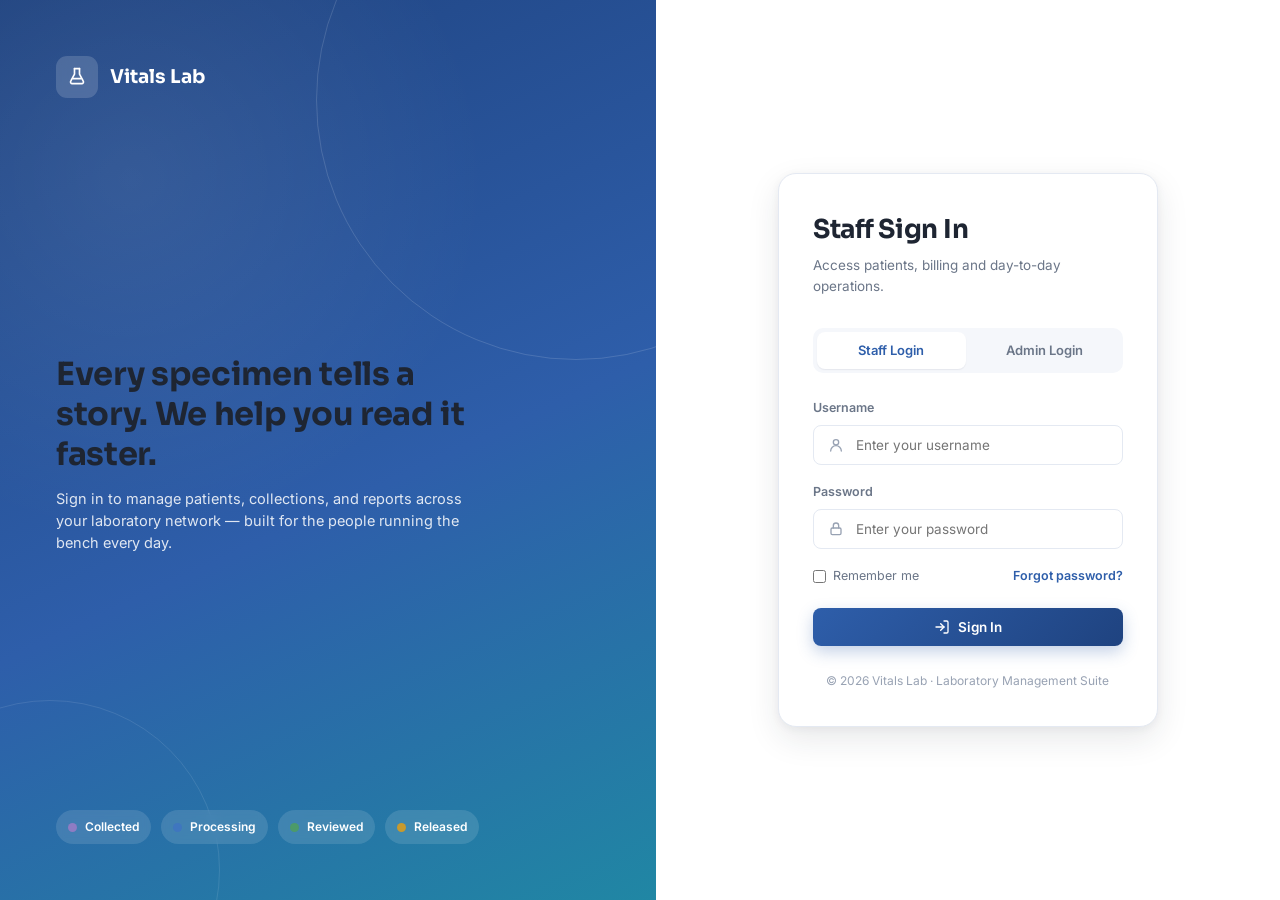
<file: tests.html>
<!DOCTYPE html>
<html lang="en">
<head>
<meta charset="UTF-8">
<meta name="viewport" content="width=device-width, initial-scale=1.0">
<title>Tests · Vitals Lab</title>
<link rel="stylesheet" href="assets/css/style.css">
<link rel="stylesheet" href="assets/css/responsive.css">
</head>
<body>
<div class="app-shell">
  <div class="main-area">
    <div id="topbar-host"></div>
    <div class="page-content">
      <div class="flex-between mb-16" style="flex-wrap:wrap;gap:10px;">
        <div><h2 style="font-family:var(--font-display);font-size:18px;">Tests</h2><p class="text-muted" style="font-size:12.5px;">Test catalog — categories, names, units, and pricing</p></div>
        <div class="page-actions"><button class="btn btn-primary" id="add-test-btn"><span data-icon="plus"></span> Add Test</button></div>
      </div>

      <div class="card">
        <div class="toolbar">
          <div class="search-box"><span data-icon="search"></span><input type="text" id="search-input" placeholder="Search test name or category…"></div>
          <select id="filter-category"><option value="">All Categories</option></select>
        </div>
        <div class="table-wrap">
          <table>
            <thead><tr><th>Test Name</th><th>Type</th><th>Category</th><th>Unit</th><th>Sample Type</th><th>Normal Range</th><th>Price</th><th>Status</th><th>Actions</th></tr></thead>
            <tbody id="tests-table-body"></tbody>
          </table>
        </div>
        <div class="pagination" id="tests-pagination"></div>
      </div>
    </div>
  </div>
</div>

<div class="modal-overlay" id="test-modal">
  <div class="modal-box modal-sm">
    <div class="modal-head"><h3 id="test-modal-title">Add Test</h3><button class="modal-close" onclick="VLAB.closeModal('test-modal')"><span data-icon="x"></span></button></div>
    <div class="modal-body">
      <form id="test-form">
        <input type="hidden" id="t-id">
        <div class="field-group"><label>Test Name *</label><input type="text" id="t-name" required placeholder="e.g. Blood Sugar PP"></div>
        <div class="field-group">
          <label>Result Type</label>
          <select id="t-resulttype">
            <option value="parameter">Parameter (numeric value, e.g. Hemoglobin)</option>
            <option value="descriptive">Descriptive (free-text findings, e.g. USG report)</option>
          </select>
        </div>
        <div class="field-group"><label>Category</label><input type="text" id="t-category" list="t-category-list" placeholder="e.g. Immunology, Haematology"></div>
        <datalist id="t-category-list"></datalist>
        <div class="field-group" id="t-unit-wrap"><label>Unit</label><input type="text" id="t-unit" placeholder="e.g. mg/dL, g/dL, %"></div>
        <div class="field-group"><label>Sample Type</label><input type="text" id="t-sampletype" placeholder="e.g. Serum, EDTA Whole Blood"></div>
        <div class="field-group" id="t-range-wrap"><label>Normal Range</label><input type="text" id="t-range" placeholder="e.g. 70-140"></div>
        <div class="field-group"><label>Price (₹)</label><input type="number" id="t-price" min="0"></div>
        <div class="field-group"><label>Report Time</label><input type="text" id="t-reporttime" placeholder="e.g. Same day, 24 hrs"></div>
        <div class="field-group"><label>Status</label><select id="t-status"><option>Active</option><option>Inactive</option></select></div>
      </form>
    </div>
    <div class="modal-foot">
      <button class="btn btn-outline" onclick="VLAB.closeModal('test-modal')">Cancel</button>
      <button class="btn btn-primary" id="test-save-btn"><span data-icon="save"></span> Save</button>
    </div>
  </div>
</div>

<script src="assets/vendor/supabase/supabase.js"></script>
<script src="assets/js/supabase-client.js"></script>
<script src="assets/js/icons.js"></script>
<script src="assets/js/app.js"></script>
<script src="assets/js/tests.js"></script>
</body>
</html>
</file>
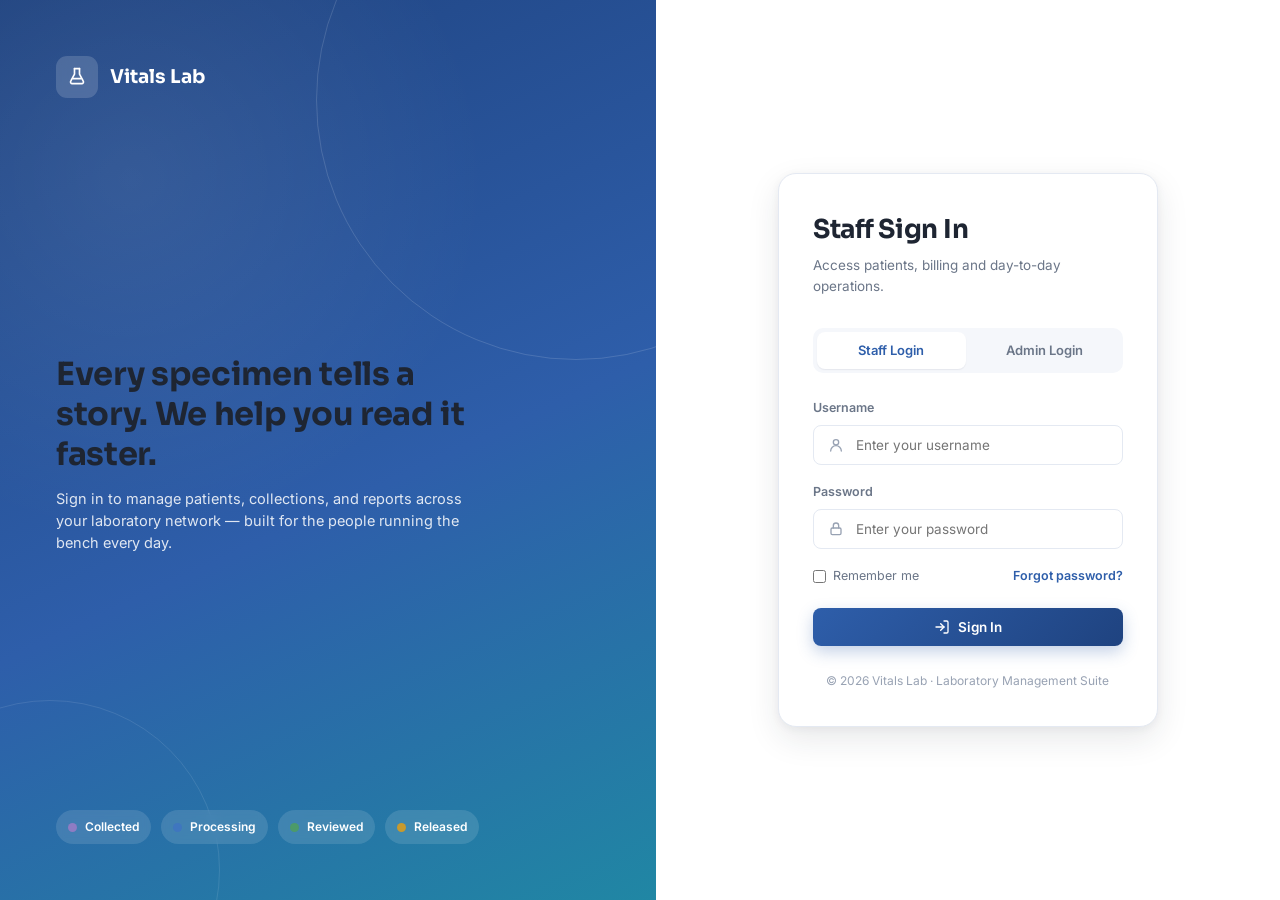
<file: worklist.html>
<!DOCTYPE html>
<html lang="en">
<head>
<meta charset="UTF-8">
<meta name="viewport" content="width=device-width, initial-scale=1.0">
<title>Worklist · Vitals Lab</title>
<link rel="stylesheet" href="assets/css/style.css">
<link rel="stylesheet" href="assets/css/responsive.css">
</head>
<body>
<div class="app-shell">
  <div class="main-area">
    <div id="topbar-host"></div>
    <div class="page-content">
      <div class="flex-between mb-16" style="flex-wrap:wrap;gap:10px;">
        <div><h2 style="font-family:var(--font-display);font-size:18px;">Worklist</h2><p class="text-muted" style="font-size:12.5px;">Every booking, lab-wide — see what's pending vs done at a glance</p></div>
      </div>

      <div class="card">
        <div class="toolbar" style="flex-wrap:wrap;gap:10px;">
          <div class="search-box"><span data-icon="search"></span><input type="text" id="search-input" placeholder="Search patient name or phone…"></div>
          <input type="date" id="filter-from" title="From date">
          <input type="date" id="filter-to" title="To date">
          <select id="filter-status"><option value="">All Status</option></select>
          <select id="filter-doctor"><option value="">All Doctors</option></select>
          <button class="btn btn-outline" id="clear-filters-btn"><span data-icon="x"></span> Clear</button>
        </div>
        <div class="table-wrap">
          <table>
            <thead><tr><th>Patient ID</th><th>Patient</th><th>Age/Gender</th><th>Doctor</th><th>Tests Done</th><th>Net Amount</th><th>Payment</th><th>Report Status</th><th>Date</th><th>Actions</th></tr></thead>
            <tbody id="worklist-table-body"></tbody>
          </table>
        </div>
        <div class="pagination" id="worklist-pagination"></div>
      </div>
    </div>
  </div>
</div>

<script src="assets/vendor/supabase/supabase.js"></script>
<script src="assets/js/supabase-client.js"></script>
<script src="assets/js/icons.js"></script>
<script src="assets/js/app.js"></script>
<script src="assets/js/worklist.js"></script>
</body>
</html>
</file>
<file: assets/css/style.css>
/* ==========================================================================
   VITALS LAB — Pathology Laboratory Management System
   Design system: clinical precision, specimen tube-cap color coding used as
   the signature status language across the whole product (see --cap-*).
   ========================================================================== */

@font-face {
  font-family: 'Sora';
  src: url('../vendor/fonts/sora-latin-500.woff2') format('woff2');
  font-weight: 500; font-style: normal; font-display: swap;
}
@font-face {
  font-family: 'Sora';
  src: url('../vendor/fonts/sora-latin-600.woff2') format('woff2');
  font-weight: 600; font-style: normal; font-display: swap;
}
@font-face {
  font-family: 'Sora';
  src: url('../vendor/fonts/sora-latin-700.woff2') format('woff2');
  font-weight: 700; font-style: normal; font-display: swap;
}
@font-face {
  font-family: 'Sora';
  src: url('../vendor/fonts/sora-latin-800.woff2') format('woff2');
  font-weight: 800; font-style: normal; font-display: swap;
}
@font-face {
  font-family: 'Inter';
  src: url('../vendor/fonts/inter-latin-400.woff2') format('woff2');
  font-weight: 400; font-style: normal; font-display: swap;
}
@font-face {
  font-family: 'Inter';
  src: url('../vendor/fonts/inter-latin-500.woff2') format('woff2');
  font-weight: 500; font-style: normal; font-display: swap;
}
@font-face {
  font-family: 'Inter';
  src: url('../vendor/fonts/inter-latin-600.woff2') format('woff2');
  font-weight: 600; font-style: normal; font-display: swap;
}
@font-face {
  font-family: 'Inter';
  src: url('../vendor/fonts/inter-latin-700.woff2') format('woff2');
  font-weight: 700; font-style: normal; font-display: swap;
}
@font-face {
  font-family: 'JetBrains Mono';
  src: url('../vendor/fonts/jetbrains-mono-latin-500.woff2') format('woff2');
  font-weight: 500; font-style: normal; font-display: swap;
}
@font-face {
  font-family: 'JetBrains Mono';
  src: url('../vendor/fonts/jetbrains-mono-latin-600.woff2') format('woff2');
  font-weight: 600; font-style: normal; font-display: swap;
}

:root{
  /* Core palette */
  --primary:#2E5EAA;
  --primary-dark:#1F4380;
  --primary-light:#EAF0FB;
  --accent:#17A2A0;
  --accent-light:#E4F7F6;

  --bg:#F5F7FB;
  --surface:#FFFFFF;
  --surface-2:#FBFCFE;
  --border:#E4E9F2;
  --border-strong:#D2DAE8;

  --text:#1E2532;
  --text-muted:#6B7688;
  --text-faint:#98A2B3;

  --success:#22A06B;
  --success-light:#E4F7EF;
  --warning:#D68A1E;
  --warning-light:#FBF0DD;
  --danger:#E5484D;
  --danger-light:#FCE8E8;
  --info:#3E8FDE;
  --info-light:#E8F2FC;

  /* Specimen tube-cap status language (signature element) */
  --cap-lavender:#8E7CC3; /* collected / pending */
  --cap-lavender-bg:#F1EDFA;
  --cap-gold:#C79A2E;     /* completed / released */
  --cap-gold-bg:#FBF3DF;
  --cap-red:#D6524A;      /* cancelled / rejected */
  --cap-red-bg:#FBE8E7;
  --cap-blue:#3F76BF;     /* processing */
  --cap-blue-bg:#E9F1FB;
  --cap-green:#4C9A6A;    /* reviewed / verified */
  --cap-green-bg:#E9F5EE;

  --font-display:'Sora',sans-serif;
  --font-body:'Inter',sans-serif;
  --font-mono:'JetBrains Mono',monospace;

  --radius-sm:8px;
  --radius:12px;
  --radius-lg:18px;
  --shadow-sm:0 1px 2px rgba(30,37,50,.04), 0 1px 1px rgba(30,37,50,.03);
  --shadow:0 4px 14px rgba(30,37,50,.06), 0 1px 3px rgba(30,37,50,.04);
  --shadow-lg:0 12px 32px rgba(30,37,50,.10), 0 2px 8px rgba(30,37,50,.05);

  --sidebar-w:264px;
  --sidebar-w-collapsed:78px;
  --navbar-h:68px;

  --transition:180ms cubic-bezier(.4,0,.2,1);
}

[data-theme="dark"]{
  --bg:#12161F;
  --surface:#1A1F2B;
  --surface-2:#20263353;
  --border:#2A3140;
  --border-strong:#38415400;
  --text:#EAEDF3;
  --text-muted:#9AA4B8;
  --text-faint:#6B7688;
  --primary-light:#1B2740;
  --accent-light:#132A2A;
}

*,*::before,*::after{box-sizing:border-box;margin:0;padding:0;}
html{scroll-behavior:smooth;}
body{
  font-family:var(--font-body);
  background:var(--bg);
  color:var(--text);
  font-size:14.5px;
  line-height:1.5;
  -webkit-font-smoothing:antialiased;
  transition:background var(--transition),color var(--transition);
}
h1,h2,h3,h4,h5,h6{font-family:var(--font-display);color:var(--text);letter-spacing:-.01em;}
a{color:inherit;text-decoration:none;}
button{font-family:var(--font-body);cursor:pointer;}
input,select,textarea{font-family:var(--font-body);}
ul{list-style:none;}
::selection{background:var(--primary);color:#fff;}

::-webkit-scrollbar{width:9px;height:9px;}
::-webkit-scrollbar-track{background:transparent;}
::-webkit-scrollbar-thumb{background:var(--border-strong);border-radius:20px;}
::-webkit-scrollbar-thumb:hover{background:var(--text-faint);}

:focus-visible{outline:2px solid var(--primary);outline-offset:2px;border-radius:4px;}

.mono{font-family:var(--font-mono);}

/* ==========================================================================
   LOADING SCREEN
   ========================================================================== */
#loading-screen{
  position:fixed;inset:0;background:var(--bg);z-index:9999;
  display:flex;align-items:center;justify-content:center;flex-direction:column;gap:18px;
  transition:opacity .4s ease, visibility .4s ease;
}
#loading-screen.hidden{opacity:0;visibility:hidden;}
.loader-mark{
  width:56px;height:56px;border-radius:14px;position:relative;
  background:linear-gradient(135deg,var(--primary),var(--accent));
  display:flex;align-items:center;justify-content:center;
  animation:pulse-mark 1.4s ease-in-out infinite;
}
.loader-mark svg{width:26px;height:26px;stroke:#fff;}
.loader-text{font-family:var(--font-display);font-weight:600;color:var(--text-muted);font-size:13px;letter-spacing:.04em;text-transform:uppercase;}
@keyframes pulse-mark{0%,100%{transform:scale(1);box-shadow:0 0 0 0 rgba(46,94,170,.35);}50%{transform:scale(1.06);box-shadow:0 0 0 12px rgba(46,94,170,0);}}

/* ==========================================================================
   ICONS (inline SVG system — see assets/js/icons.js)
   ========================================================================== */
.icon{width:16px;height:16px;stroke:currentColor;fill:none;stroke-width:2;stroke-linecap:round;stroke-linejoin:round;flex-shrink:0;vertical-align:middle;}
.icon-sm{width:13px;height:13px;}
.icon-lg{width:22px;height:22px;}
.icon-xl{width:34px;height:34px;}
.icon-spin{animation:icon-spin-anim .8s linear infinite;}
@keyframes icon-spin-anim{to{transform:rotate(360deg);}}

/* ==========================================================================
   AUTH / LOGIN PAGES
   ========================================================================== */
.auth-wrap{
  min-height:100vh;display:grid;grid-template-columns:1.05fr 1fr;background:var(--surface);
}
.auth-visual{
  background:
    radial-gradient(circle at 20% 20%, rgba(255,255,255,.08), transparent 40%),
    linear-gradient(155deg,var(--primary-dark) 0%,var(--primary) 55%,var(--accent) 130%);
  position:relative;overflow:hidden;color:#fff;
  display:flex;flex-direction:column;justify-content:space-between;padding:56px;
}
.auth-visual::before,.auth-visual::after{
  content:'';position:absolute;border-radius:50%;
  border:1px solid rgba(255,255,255,.14);
}
.auth-visual::before{width:520px;height:520px;right:-180px;top:-160px;}
.auth-visual::after{width:340px;height:340px;left:-120px;bottom:-140px;border-color:rgba(255,255,255,.1);}
.auth-brand{display:flex;align-items:center;gap:12px;position:relative;z-index:2;}
.auth-brand .mark{width:42px;height:42px;border-radius:11px;background:rgba(255,255,255,.16);display:flex;align-items:center;justify-content:center;backdrop-filter:blur(6px);}
.auth-brand .mark .icon{width:20px;height:20px;}
.auth-brand span{font-family:var(--font-display);font-weight:700;font-size:19px;}
.auth-quote{position:relative;z-index:2;max-width:420px;}
.auth-quote h2{font-size:32px;line-height:1.25;font-weight:700;margin-bottom:14px;}
.auth-quote p{opacity:.85;font-size:14.5px;}
.auth-specimen-row{display:flex;gap:10px;position:relative;z-index:2;flex-wrap:wrap;}
.tube-chip{
  display:flex;align-items:center;gap:8px;background:rgba(255,255,255,.12);
  padding:8px 12px;border-radius:30px;font-size:12px;font-weight:600;backdrop-filter:blur(4px);
}
.tube-cap-dot{width:9px;height:9px;border-radius:50%;flex-shrink:0;}

.auth-form-side{display:flex;align-items:center;justify-content:center;padding:40px;}
.auth-card{width:100%;max-width:380px;background:var(--surface);border:1px solid var(--border);border-radius:var(--radius-lg);box-shadow:var(--shadow-lg);padding:36px 34px;}
.auth-card h1{font-size:26px;margin-bottom:6px;}
.auth-card .sub{color:var(--text-muted);font-size:13.5px;margin-bottom:32px;}
.auth-tabs{display:flex;background:var(--bg);border-radius:10px;padding:4px;margin-bottom:26px;gap:4px;}
.auth-tabs a{flex:1;text-align:center;padding:9px 0;border-radius:8px;font-weight:600;font-size:13px;color:var(--text-muted);transition:var(--transition);}
.auth-tabs a.active{background:var(--surface);color:var(--primary);box-shadow:var(--shadow-sm);}

.field-group{margin-bottom:18px;}
.field-group label{display:block;font-size:12.5px;font-weight:600;color:var(--text-muted);margin-bottom:7px;}
.input-icon{position:relative;display:flex;align-items:center;}
.input-icon .icon{position:absolute;left:15px;top:50%;transform:translateY(-50%);color:var(--text-faint);pointer-events:none;transition:color var(--transition);z-index:1;}
.input-icon:focus-within .icon{color:var(--primary);}
.field-group .input-icon input{padding-left:42px;}
input[type="text"],input[type="password"],input[type="email"],input[type="number"],input[type="date"],input[type="tel"],select,textarea{
  width:100%;padding:11px 14px;border:1.5px solid var(--border);border-radius:var(--radius-sm);
  background:var(--surface);color:var(--text);font-size:13.5px;transition:var(--transition);
}
input:focus,select:focus,textarea:focus{border-color:var(--primary);box-shadow:0 0 0 3px var(--primary-light);outline:none;}
.remember-row{display:flex;align-items:center;justify-content:space-between;margin-bottom:22px;font-size:12.5px;color:var(--text-muted);}
.remember-row label{display:flex;align-items:center;gap:7px;cursor:pointer;}

.btn{
  display:inline-flex;align-items:center;justify-content:center;gap:8px;
  padding:11px 20px;border-radius:var(--radius-sm);border:none;font-weight:600;font-size:13.5px;
  transition:var(--transition);position:relative;overflow:hidden;white-space:nowrap;
}
.btn-block{width:100%;}
.btn-primary{background:linear-gradient(135deg,var(--primary),var(--primary-dark));color:#fff;box-shadow:0 6px 16px rgba(46,94,170,.28);}
.btn-primary:hover{transform:translateY(-1px);box-shadow:0 10px 22px rgba(46,94,170,.34);}
.btn-accent{background:linear-gradient(135deg,var(--accent),#0f8482);color:#fff;box-shadow:0 6px 16px rgba(23,162,160,.28);}
.btn-outline{background:var(--surface);color:var(--text);border:1.5px solid var(--border);}
.btn-outline:hover{border-color:var(--primary);color:var(--primary);}
.btn-ghost{background:transparent;color:var(--text-muted);}
.btn-ghost:hover{background:var(--bg);color:var(--text);}
.btn-danger{background:var(--danger);color:#fff;}
.btn-sm{padding:7px 12px;font-size:12px;border-radius:7px;}
.btn-icon{width:36px;height:36px;padding:0;border-radius:9px;}
.btn:active{transform:scale(.97);}
.btn:disabled{opacity:.6;cursor:not-allowed;}

.ripple{position:absolute;border-radius:50%;background:rgba(255,255,255,.5);transform:scale(0);animation:ripple-anim .55s ease-out;pointer-events:none;}
@keyframes ripple-anim{to{transform:scale(3);opacity:0;}}

.auth-footer-note{margin-top:26px;text-align:center;font-size:12px;color:var(--text-faint);}
.demo-hint{background:var(--primary-light);border:1px dashed var(--border-strong);border-radius:10px;padding:10px 12px;font-size:11.5px;color:var(--primary-dark);margin-bottom:20px;}
.demo-hint b{font-family:var(--font-mono);}

/* ==========================================================================
   APP SHELL
   ========================================================================== */
.app-shell{display:flex;min-height:100vh;}

/* Sidebar */
.sidebar{
  width:var(--sidebar-w);background:var(--surface);border-right:1px solid var(--border);
  position:fixed;top:0;left:0;height:100vh;z-index:60;display:flex;flex-direction:column;
  transition:width var(--transition), transform var(--transition);
}
.app-shell.collapsed .sidebar{width:var(--sidebar-w-collapsed);}
.sidebar-brand{
  display:flex;align-items:center;gap:11px;padding:20px 20px;height:var(--navbar-h);border-bottom:1px solid var(--border);
  flex-shrink:0;overflow:hidden;
}
.sidebar-brand .mark{
  width:38px;height:38px;border-radius:10px;flex-shrink:0;
  background:linear-gradient(135deg,var(--primary),var(--accent));
  display:flex;align-items:center;justify-content:center;color:#fff;
}
.sidebar-brand .mark .icon{width:18px;height:18px;}
.sidebar-brand .brand-text{font-family:var(--font-display);font-weight:700;font-size:16px;white-space:nowrap;}
.sidebar-brand .brand-text small{display:block;font-family:var(--font-body);font-weight:500;font-size:10.5px;color:var(--text-faint);}
.app-shell.collapsed .brand-text{display:none;}

.sidebar-nav{flex:1;overflow-y:auto;padding:16px 12px;}
.nav-section-label{font-size:10.5px;text-transform:uppercase;letter-spacing:.07em;color:var(--text-faint);font-weight:700;padding:14px 12px 8px;}
.app-shell.collapsed .nav-section-label{display:none;}
.nav-item{
  display:flex;align-items:center;gap:12px;padding:10px 12px;border-radius:9px;color:var(--text-muted);
  font-weight:600;font-size:13px;margin-bottom:2px;transition:var(--transition);position:relative;white-space:nowrap;
}
.nav-item .icon{flex-shrink:0;}
.nav-item:hover{background:var(--bg);color:var(--text);}
.nav-item.active{background:var(--primary-light);color:var(--primary);}
.nav-item.active::before{content:'';position:absolute;left:-12px;top:8px;bottom:8px;width:3px;background:var(--primary);border-radius:3px;}
.app-shell.collapsed .nav-item span{display:none;}
.app-shell.collapsed .nav-item{justify-content:center;}
.nav-item .nav-badge{
  margin-left:auto;background:var(--danger);color:#fff;font-size:10px;font-weight:700;
  padding:1px 7px;border-radius:20px;
}
.app-shell.collapsed .nav-badge{display:none;}

.sidebar-footer{padding:14px 12px;border-top:1px solid var(--border);flex-shrink:0;}
.sidebar-collapse-btn{
  display:flex;align-items:center;gap:10px;width:100%;padding:9px 12px;border-radius:9px;
  color:var(--text-muted);font-weight:600;font-size:12.5px;background:transparent;border:none;
}
.sidebar-collapse-btn:hover{background:var(--bg);}

/* Main area */
.main-area{flex:1;margin-left:var(--sidebar-w);transition:margin-left var(--transition);min-width:0;}
.app-shell.collapsed .main-area{margin-left:var(--sidebar-w-collapsed);}

.topbar{
  height:var(--navbar-h);background:var(--surface);border-bottom:1px solid var(--border);
  display:flex;align-items:center;justify-content:space-between;padding:0 26px;position:sticky;top:0;z-index:50;gap:20px;
}
.topbar-left{display:flex;align-items:center;gap:16px;min-width:0;}
.burger-btn{background:transparent;border:none;color:var(--text-muted);padding:6px;border-radius:8px;display:flex;}
.burger-btn:hover{background:var(--bg);}
.page-title-block h1{font-size:17px;font-weight:700;}
.page-title-block .crumb{font-size:11.5px;color:var(--text-faint);}
.search-box{
  display:flex;align-items:center;gap:9px;background:var(--bg);border:1px solid var(--border);
  border-radius:10px;padding:9px 14px;width:320px;max-width:100%;
}
.search-box input{border:none;background:transparent;padding:0;width:100%;font-size:13px;}
.search-box .icon{color:var(--text-faint);}
.topbar-right{display:flex;align-items:center;gap:10px;flex-shrink:0;}
.icon-btn{
  position:relative;width:38px;height:38px;border-radius:10px;background:transparent;border:none;
  color:var(--text-muted);display:flex;align-items:center;justify-content:center;
}
.icon-btn:hover{background:var(--bg);color:var(--text);}
.icon-btn .dot{position:absolute;top:7px;right:8px;width:7px;height:7px;border-radius:50%;background:var(--danger);border:2px solid var(--surface);}
.profile-btn{display:flex;align-items:center;gap:9px;padding:5px 10px 5px 5px;border-radius:30px;background:transparent;border:1px solid var(--border);}
.profile-btn:hover{background:var(--bg);}
.avatar{width:30px;height:30px;border-radius:50%;background:linear-gradient(135deg,var(--primary),var(--accent));display:flex;align-items:center;justify-content:center;color:#fff;font-weight:700;font-size:12px;flex-shrink:0;}
.profile-btn .role{font-size:10.5px;color:var(--text-faint);display:block;}
.profile-btn .pname{font-size:12.5px;font-weight:600;line-height:1.2;}

.dropdown-menu{
  position:absolute;top:calc(100% + 10px);right:0;background:var(--surface);border:1px solid var(--border);
  border-radius:12px;box-shadow:var(--shadow-lg);min-width:210px;padding:8px;opacity:0;visibility:hidden;
  transform:translateY(-6px);transition:var(--transition);z-index:70;
}
.dropdown-wrap{position:relative;}
.dropdown-wrap.open .dropdown-menu{opacity:1;visibility:visible;transform:translateY(0);}
.dropdown-menu a,.dropdown-menu button{
  display:flex;align-items:center;gap:10px;width:100%;text-align:left;padding:9px 11px;border-radius:8px;
  font-size:13px;font-weight:500;color:var(--text);background:transparent;border:none;
}
.dropdown-menu a:hover,.dropdown-menu button:hover{background:var(--bg);}
.dropdown-menu .icon{color:var(--text-muted);}
.dropdown-menu hr{border:none;border-top:1px solid var(--border);margin:6px 2px;}
.notif-item{display:flex;gap:11px;align-items:flex-start;padding:11px;border-radius:9px;}
.notif-item:hover{background:var(--bg);}
.notif-dot{width:8px;height:8px;border-radius:50%;background:var(--info);margin-top:5px;flex-shrink:0;}
.notif-item p{font-size:12.5px;line-height:1.4;}
.notif-item small{color:var(--text-faint);font-size:11px;}

.page-content{padding:26px;max-width:1600px;}

/* Backdrop for mobile offcanvas */
.sidebar-backdrop{position:fixed;inset:0;background:rgba(20,25,35,.4);z-index:55;opacity:0;visibility:hidden;transition:var(--transition);}
.sidebar-backdrop.show{opacity:1;visibility:visible;}

/* ==========================================================================
   CARDS / STAT CARDS
   ========================================================================== */
.card{background:var(--surface);border:1px solid var(--border);border-radius:var(--radius);box-shadow:var(--shadow-sm);}
.card-pad{padding:22px;}
.card-header{display:flex;align-items:center;justify-content:space-between;padding:18px 22px;border-bottom:1px solid var(--border);}
.card-header h3{font-size:14.5px;font-weight:700;display:flex;align-items:center;gap:8px;}
.card-header h3 .icon{color:var(--primary);}
.card-header .sub{font-size:11.5px;color:var(--text-faint);font-weight:500;}

.stat-grid{display:grid;grid-template-columns:repeat(6,1fr);gap:16px;margin-bottom:22px;}
.stat-card{
  background:var(--surface);border:1px solid var(--border);border-radius:var(--radius);padding:19px;
  transition:var(--transition);position:relative;overflow:hidden;cursor:default;
}
.stat-card:hover{transform:translateY(-3px);box-shadow:var(--shadow-lg);border-color:var(--border-strong);}
.stat-card .stat-icon{
  width:40px;height:40px;border-radius:10px;display:flex;align-items:center;justify-content:center;margin-bottom:14px;
}
.stat-card .stat-num{font-family:var(--font-display);font-size:24px;font-weight:700;margin-bottom:3px;}
.stat-card .stat-label{font-size:12px;color:var(--text-muted);font-weight:600;margin-bottom:10px;}
.stat-trend{display:inline-flex;align-items:center;gap:4px;font-size:11px;font-weight:700;padding:2px 8px;border-radius:20px;}
.stat-trend.up{background:var(--success-light);color:var(--success);}
.stat-trend.down{background:var(--danger-light);color:var(--danger);}
.stat-card .stat-desc{font-size:11px;color:var(--text-faint);margin-top:8px;}

.bg-primary-soft{background:var(--primary-light);color:var(--primary);}
.bg-accent-soft{background:var(--accent-light);color:var(--accent);}
.bg-success-soft{background:var(--success-light);color:var(--success);}
.bg-warning-soft{background:var(--warning-light);color:var(--warning);}
.bg-danger-soft{background:var(--danger-light);color:var(--danger);}
.bg-info-soft{background:var(--info-light);color:var(--info);}

.grid-2{display:grid;grid-template-columns:2fr 1fr;gap:18px;margin-bottom:22px;}
.grid-3{display:grid;grid-template-columns:repeat(3,1fr);gap:18px;margin-bottom:22px;}
.grid-charts{display:grid;grid-template-columns:1fr 1fr;gap:18px;margin-bottom:22px;}
.chart-box{position:relative;height:260px;}
.chart-box.tall{height:300px;}

/* Tube-cap status pills — signature status language */
.pill{
  display:inline-flex;align-items:center;gap:6px;padding:4px 11px;border-radius:20px;font-size:11px;font-weight:700;
  white-space:nowrap;
}
.pill .cap-dot{width:8px;height:8px;border-radius:50%;box-shadow:0 0 0 2px rgba(255,255,255,.6) inset;}
.pill-lavender{background:var(--cap-lavender-bg);color:var(--cap-lavender);}
.pill-lavender .cap-dot{background:var(--cap-lavender);}
.pill-gold{background:var(--cap-gold-bg);color:var(--cap-gold);}
.pill-gold .cap-dot{background:var(--cap-gold);}
.pill-red{background:var(--cap-red-bg);color:var(--cap-red);}
.pill-red .cap-dot{background:var(--cap-red);}
.pill-blue{background:var(--cap-blue-bg);color:var(--cap-blue);}
.pill-blue .cap-dot{background:var(--cap-blue);}
.pill-green{background:var(--cap-green-bg);color:var(--cap-green);}
.pill-green .cap-dot{background:var(--cap-green);}

.legend-row{display:flex;flex-wrap:wrap;gap:8px;margin-top:6px;}

/* ==========================================================================
   TABLES
   ========================================================================== */
.table-wrap{overflow-x:auto;}
table{width:100%;border-collapse:collapse;min-width:760px;}
thead th{
  text-align:left;font-size:11px;text-transform:uppercase;letter-spacing:.04em;color:var(--text-faint);
  font-weight:700;padding:12px 16px;border-bottom:1px solid var(--border);white-space:nowrap;background:var(--surface-2);
}
tbody td{padding:13px 16px;border-bottom:1px solid var(--border);font-size:13px;vertical-align:middle;white-space:nowrap;}
tbody tr{transition:background var(--transition);}
tbody tr:hover{background:var(--bg);}
tbody tr:last-child td{border-bottom:none;}
.cell-name{font-weight:600;color:var(--text);}
.cell-sub{font-size:11px;color:var(--text-faint);}
.table-actions{display:flex;gap:6px;}
.table-actions button,.table-actions a button{
  width:30px;height:30px;border-radius:8px;border:1px solid var(--border);background:var(--surface);
  color:var(--text-muted);display:flex;align-items:center;justify-content:center;transition:var(--transition);
}
.table-actions button:hover{background:var(--primary);color:#fff;border-color:var(--primary);}
.table-actions button.danger:hover{background:var(--danger);border-color:var(--danger);}
.avatar-sm{width:32px;height:32px;border-radius:9px;background:var(--primary-light);color:var(--primary);display:flex;align-items:center;justify-content:center;font-weight:700;font-size:12px;flex-shrink:0;}
.name-cell{display:flex;align-items:center;gap:10px;}

.toolbar{display:flex;flex-wrap:wrap;align-items:center;gap:10px;padding:16px 22px;border-bottom:1px solid var(--border);}
.toolbar .search-box{width:240px;}
.toolbar select{padding:9px 12px;width:auto;font-size:12.5px;}
.toolbar-spacer{flex:1;}

.pagination{display:flex;align-items:center;justify-content:space-between;padding:14px 22px;font-size:12px;color:var(--text-muted);flex-wrap:wrap;gap:10px;}
.pagination .pages{display:flex;gap:6px;}
.pagination button{
  width:30px;height:30px;border-radius:8px;border:1px solid var(--border);background:var(--surface);color:var(--text-muted);font-size:12px;font-weight:600;display:flex;align-items:center;justify-content:center;
}
.pagination button.active{background:var(--primary);border-color:var(--primary);color:#fff;}
.pagination button:disabled{opacity:.4;cursor:not-allowed;}

/* skeleton loader */
.skeleton{position:relative;overflow:hidden;background:var(--border);border-radius:6px;}
.skeleton::after{
  content:'';position:absolute;inset:0;transform:translateX(-100%);
  background:linear-gradient(90deg,transparent,rgba(255,255,255,.6),transparent);
  animation:skeleton-shine 1.4s infinite;
}
[data-theme="dark"] .skeleton::after{background:linear-gradient(90deg,transparent,rgba(255,255,255,.08),transparent);}
@keyframes skeleton-shine{100%{transform:translateX(100%);}}
.skel-row td{padding:14px 16px;}
.skel-line{height:14px;border-radius:6px;}

/* ==========================================================================
   FORMS / MODALS
   ========================================================================== */
.form-grid{display:grid;grid-template-columns:repeat(3,1fr);gap:16px 18px;}
.form-grid .span-2{grid-column:span 2;}
.form-grid .span-3{grid-column:span 3;}
fieldset{border:1px solid var(--border);border-radius:12px;padding:18px;margin-bottom:20px;}
legend{padding:0 8px;font-family:var(--font-display);font-weight:700;font-size:13px;color:var(--primary);}
.upload-box{
  border:1.5px dashed var(--border-strong);border-radius:12px;padding:20px;text-align:center;color:var(--text-faint);
  font-size:12.5px;cursor:pointer;transition:var(--transition);display:flex;flex-direction:column;align-items:center;gap:6px;
}
.upload-box:hover{border-color:var(--primary);color:var(--primary);background:var(--primary-light);}

.modal-overlay{
  position:fixed;inset:0;background:rgba(18,22,31,.5);z-index:200;display:flex;align-items:center;justify-content:center;
  opacity:0;visibility:hidden;transition:var(--transition);padding:20px;backdrop-filter:blur(2px);
}
.modal-overlay.show{opacity:1;visibility:visible;}
.modal-box{
  background:var(--surface);border-radius:var(--radius-lg);width:100%;max-width:640px;max-height:88vh;
  display:flex;flex-direction:column;box-shadow:var(--shadow-lg);transform:scale(.95) translateY(10px);transition:var(--transition);
}
.modal-overlay.show .modal-box{transform:scale(1) translateY(0);}
.modal-box.modal-lg{max-width:920px;}
.modal-box.modal-sm{max-width:400px;}
.modal-head{display:flex;align-items:center;justify-content:space-between;padding:20px 24px;border-bottom:1px solid var(--border);flex-shrink:0;}
.modal-head h3{font-size:16px;}
.modal-close{width:32px;height:32px;border-radius:9px;border:none;background:var(--bg);color:var(--text-muted);display:flex;align-items:center;justify-content:center;}
.modal-close:hover{background:var(--danger-light);color:var(--danger);}
.modal-body{padding:22px 24px;overflow-y:auto;}
.modal-foot{display:flex;justify-content:flex-end;gap:10px;padding:16px 24px;border-top:1px solid var(--border);flex-shrink:0;flex-wrap:wrap;}

/* Delete confirm */
.confirm-icon{width:56px;height:56px;border-radius:50%;background:var(--danger-light);color:var(--danger);display:flex;align-items:center;justify-content:center;margin:0 auto 16px;}

/* ==========================================================================
   TOASTS
   ========================================================================== */
.toast-stack{position:fixed;top:20px;right:20px;z-index:300;display:flex;flex-direction:column;gap:10px;width:320px;max-width:90vw;}
.toast{
  background:var(--surface);border:1px solid var(--border);border-left:4px solid var(--primary);border-radius:10px;
  padding:14px 16px;box-shadow:var(--shadow-lg);display:flex;gap:11px;align-items:flex-start;
  animation:toast-in .3s cubic-bezier(.4,0,.2,1);
}
.toast.success{border-left-color:var(--success);}
.toast.error{border-left-color:var(--danger);}
.toast.warning{border-left-color:var(--warning);}
.toast .t-icon{margin-top:1px;flex-shrink:0;}
.toast.success .t-icon{color:var(--success);}
.toast.error .t-icon{color:var(--danger);}
.toast.warning .t-icon{color:var(--warning);}
.toast.info .t-icon{color:var(--info);}
.toast p{font-size:12.5px;font-weight:600;}
.toast span{font-size:11.5px;color:var(--text-faint);}
.toast .toast-close{margin-left:auto;background:none;border:none;color:var(--text-faint);display:flex;}
@keyframes toast-in{from{transform:translateX(30px);opacity:0;}to{transform:translateX(0);opacity:1;}}
.toast.out{animation:toast-out .25s ease forwards;}
@keyframes toast-out{to{transform:translateX(30px);opacity:0;}}

/* ==========================================================================
   MISC / UTIL
   ========================================================================== */
.flex-between{display:flex;align-items:center;justify-content:space-between;}
.text-muted{color:var(--text-muted);}
.text-faint{color:var(--text-faint);}
.mb-8{margin-bottom:8px;}.mb-12{margin-bottom:12px;}.mb-16{margin-bottom:16px;}.mb-22{margin-bottom:22px;}
.hide{display:none !important;}
.badge-count{background:var(--primary);color:#fff;font-size:10px;font-weight:700;padding:2px 7px;border-radius:20px;}
.empty-state{padding:60px 20px;text-align:center;color:var(--text-faint);}
.empty-state .icon{width:34px;height:34px;margin-bottom:14px;color:var(--border-strong);}
.empty-state p{font-size:13px;font-weight:600;color:var(--text-muted);}
.empty-state small{font-size:12px;}

.fade-in{animation:fadeIn .4s ease both;}
@keyframes fadeIn{from{opacity:0;transform:translateY(6px);}to{opacity:1;transform:translateY(0);}}
.counter{font-variant-numeric:tabular-nums;}

.progress-track{height:7px;background:var(--bg);border-radius:20px;overflow:hidden;}
.progress-fill{height:100%;border-radius:20px;background:linear-gradient(90deg,var(--primary),var(--accent));transition:width .8s ease;}

.tag-list{display:flex;flex-wrap:wrap;gap:6px;}
.small-tag{font-size:10.5px;font-weight:700;background:var(--bg);color:var(--text-muted);padding:3px 9px;border-radius:6px;border:1px solid var(--border);}

.page-actions{display:flex;gap:10px;flex-wrap:wrap;}

.section-title{font-family:var(--font-display);font-weight:700;font-size:15px;margin-bottom:14px;display:flex;align-items:center;gap:8px;}
.section-title .icon{color:var(--primary);}

.locked-banner{
  background:var(--surface);border:1px dashed var(--border-strong);border-radius:var(--radius);
  padding:60px 30px;text-align:center;color:var(--text-muted);
}
.locked-banner .icon{width:36px;height:36px;color:var(--text-faint);margin-bottom:14px;}
</file>
<file: assets/css/responsive.css>
/* ==========================================================================
   RESPONSIVE — Desktop → Laptop → Tablet → Mobile
   ========================================================================== */

/* Laptop */
@media (max-width: 1280px){
  .stat-grid{grid-template-columns:repeat(3,1fr);}
  .grid-charts{grid-template-columns:1fr;}
  .grid-2{grid-template-columns:1fr;}
  .grid-3{grid-template-columns:repeat(2,1fr);}
}

/* Tablet */
@media (max-width: 1024px){
  .sidebar{transform:translateX(-100%);position:fixed;}
  .app-shell.mobile-open .sidebar{transform:translateX(0);}
  .app-shell.collapsed .sidebar{width:var(--sidebar-w);}
  .main-area{margin-left:0 !important;}
  .app-shell.collapsed .main-area{margin-left:0 !important;}
  .form-grid{grid-template-columns:repeat(2,1fr);}
  .form-grid .span-3{grid-column:span 2;}
  .search-box{width:200px;}
  .auth-wrap{grid-template-columns:1fr;}
  .auth-visual{display:none;}
}

/* Mobile */
@media (max-width: 720px){
  .stat-grid{grid-template-columns:repeat(2,1fr);}
  .grid-3{grid-template-columns:1fr;}
  .form-grid{grid-template-columns:1fr;}
  .form-grid .span-2,.form-grid .span-3{grid-column:span 1;}
  .page-content{padding:16px;}
  .topbar{padding:0 14px;gap:10px;}
  .search-box{display:none;}
  .page-title-block h1{font-size:15px;}
  .toolbar{padding:12px 14px;}
  .toolbar .search-box{display:flex;width:100%;order:10;}
  .card-header{padding:16px;}
  .modal-body{padding:16px;}
  .modal-head,.modal-foot{padding:14px 16px;}
  .profile-btn .role,.profile-btn .pname{display:none;}
  .profile-btn{padding:5px;}
  .stat-card .stat-num{font-size:20px;}
  .toast-stack{left:12px;right:12px;width:auto;top:12px;}
  .auth-form-side{padding:24px;}
  table{min-width:640px;}
}

@media (max-width: 420px){
  .stat-grid{grid-template-columns:1fr 1fr;}
  .page-actions{width:100%;}
  .page-actions .btn{flex:1;}
}

/* Print */
@media print{
  .sidebar,.topbar,.toolbar,.pagination,.table-actions,.page-actions,#loading-screen,.toast-stack{display:none !important;}
  .main-area{margin-left:0 !important;}
  body{background:#fff;}
  .card{box-shadow:none;border:1px solid #ccc;}
}
</file>
<file: assets/css/report-print.css>
/* ==========================================================================
   report-print.css — formatted lab report (letterhead style), modeled on a
   real pathology report layout: header banner, patient info block, per-
   section results tables with reference ranges, signature footer.
   Deliberately separate from the app's dark dashboard theme — this is meant
   to be printed/PDF'd on plain white paper.
   ========================================================================== */

@font-face { font-family:'Sora'; src:url('../vendor/fonts/sora-latin-700.woff2') format('woff2'); font-weight:700; font-display:swap; }
@font-face { font-family:'Sora'; src:url('../vendor/fonts/sora-latin-600.woff2') format('woff2'); font-weight:600; font-display:swap; }
@font-face { font-family:'Inter'; src:url('../vendor/fonts/inter-latin-400.woff2') format('woff2'); font-weight:400; font-display:swap; }
@font-face { font-family:'Inter'; src:url('../vendor/fonts/inter-latin-500.woff2') format('woff2'); font-weight:500; font-display:swap; }
@font-face { font-family:'Inter'; src:url('../vendor/fonts/inter-latin-600.woff2') format('woff2'); font-weight:600; font-display:swap; }

*{ box-sizing:border-box; -webkit-print-color-adjust:exact; print-color-adjust:exact; color-adjust:exact; }
body{
  margin:0; padding:32px 16px;
  background:#eef0f3;
  font-family:'Inter', Arial, sans-serif;
  color:#1a1d23;
  font-size:13px;
  line-height:1.45;
}

.report-page{
  max-width:820px;
  margin:0 auto 24px;
  background:#fff;
  padding:0 0 28px;
  box-shadow:0 2px 16px rgba(0,0,0,.10);
  border-radius:4px;
  overflow:hidden;
  position:relative;
}
.report-body{ padding:20px 34px 0; }
.report-loading{ text-align:center; padding:60px 0; color:#888; }

/* ---- Ribbon banner header ----
   Placeholder branding: swap .banner-logo-circle's initials for a real
   <img> once a logo file is available, and replace the badge chips in
   .banner-badges with real certification logos once confirmed. */
.report-banner{
  position:relative; height:108px; overflow:hidden;
}
.banner-ribbon{
  position:absolute; inset:0;
  background:linear-gradient(120deg,#0f2c5c 0%,#1c4e9c 45%,#2f6fd1 100%);
  clip-path:polygon(0 0,100% 0,100% 62%,0 100%);
}
.banner-logo-circle{
  position:absolute; top:20px; left:26px; width:64px; height:64px; z-index:2;
  border-radius:50%; background:#fff; border:3px solid #1c4e9c;
  display:flex; align-items:center; justify-content:center; overflow:hidden;
  font-family:'Sora',sans-serif; font-weight:700; font-size:22px; color:#1c4e9c;
}
.banner-logo-circle img{ width:100%; height:100%; object-fit:cover; }
.banner-lab-name{
  position:absolute; top:22px; left:106px; z-index:2;
  font-family:'Sora',sans-serif; font-weight:800; font-size:27px; color:#fff;
  letter-spacing:.4px;
}
.banner-tagline{
  position:absolute; top:58px; left:107px; z-index:2;
  font-size:11.5px; color:#dbe7fb; letter-spacing:.3px;
}
.banner-badges{
  position:absolute; top:14px; right:20px; z-index:2; display:flex; gap:6px;
}
.badge-chip{
  background:rgba(255,255,255,.14); border:1px solid rgba(255,255,255,.45);
  border-radius:14px; padding:4px 10px; font-size:9px; color:#fff; font-weight:600;
  letter-spacing:.2px; white-space:nowrap;
}
.banner-address-bar{
  background:#0f2c5c; color:#eaf0fc; text-align:center;
  font-size:11px; padding:5px 0; letter-spacing:.2px;
}

.lab-contact-line{ text-align:center; font-size:11px; color:#666; padding:6px 0 2px; }

.header-rule{ border:none; border-top:3px solid #1c4e9c; margin:10px 0 16px; }

/* ---- Patient info block: bordered grid table, like a real TRF header ---- */
table.patient-info{
  width:100%; border-collapse:collapse; margin-bottom:0;
  border:1px solid #b9c4d1;
}
table.patient-info td{
  border:1px solid #b9c4d1; padding:6px 12px; font-size:12px; width:25%;
}
table.patient-info td.label{ font-weight:700; color:#33383f; width:16%; background:#f5f7fa; }
table.patient-info td.value{ color:#111; }

.report-title{
  text-align:center; font-family:'Sora',sans-serif; font-weight:700;
  font-size:14.5px; color:#1c4e9c; margin:0 0 12px;
  padding:8px 0; background:#eaf1fb; border:1px solid #b9c4d1; border-top:none;
}

/* ---- Section + results table ---- */
.section-title{
  font-weight:700; font-size:13px; margin:18px 0 6px; color:#1a1d23;
}
table.results{
  width:100%; border-collapse:collapse; margin-bottom:4px;
}
table.results thead th{
  background:#1c4e9c; color:#fff; font-size:11.5px; font-weight:600;
  text-align:left; padding:7px 10px;
}
table.results thead th:first-child{ width:34px; text-align:center; }
table.results tbody td{
  padding:6px 10px; border-bottom:1px solid #eceef1; font-size:12.5px; vertical-align:top;
}
table.results tbody td:first-child{ text-align:center; color:#666; }
table.results tbody tr:last-child td{ border-bottom:none; }

.interpretation{
  font-size:11.5px; color:#444; background:#f7f8fa; border-radius:4px;
  padding:10px 12px; margin:6px 0 4px;
}
.interpretation strong{ color:#1a1d23; }

.no-results{ color:#888; font-style:italic; font-size:12.5px; padding:10px 0; }

/* ---- Compact header (Mix mode): plain text, no ribbon/logo/badges ---- */
.report-header-compact{
  display:flex; justify-content:space-between; align-items:baseline;
  padding:16px 34px 10px; border-bottom:2px solid #1c4e9c;
}
.report-header-compact .lab-name{
  font-family:'Sora',sans-serif; font-weight:700; font-size:16px; color:#1c4e9c;
}
.report-header-compact .lab-meta{ font-size:10.5px; color:#666; text-align:right; }

/* ---- Report status: badge, watermark, pending-review note ---- */
.status-badge{
  display:inline-block; margin:8px 0 4px; padding:4px 12px; border-radius:12px;
  font-size:10.5px; font-weight:700; letter-spacing:.3px;
}
.status-badge.preliminary{ background:#fff3cd; color:#8a6416; border:1px solid #f0d78c; }
.status-badge.final{ background:#e3f6e8; color:#1c7a3e; border:1px solid #a9e2bb; }
.status-badge.cancelled{ background:#fde3e3; color:#a31d1d; border:1px solid #f3b3b3; }

.watermark{
  position:absolute; top:48%; left:50%; transform:translate(-50%,-50%) rotate(-28deg);
  font-family:'Sora',sans-serif; font-weight:800; font-size:52px; letter-spacing:2px;
  color:rgba(200,40,40,.13); pointer-events:none; z-index:5; white-space:nowrap;
}
.watermark.preliminary{ color:rgba(28,78,156,.12); }

.pending-review-note{
  font-size:11px; color:#8a6416; background:#fff8e6; border:1px solid #f0d78c;
  border-radius:4px; padding:8px 12px; text-align:center;
}
.screen-status-banner{
  max-width:820px; margin:0 auto 10px; padding:9px 14px; border-radius:6px;
  font-size:12.5px; font-weight:600; text-align:center;
}
.screen-status-banner.preliminary{ background:#fff3cd; color:#8a6416; }
.screen-status-banner.cancelled{ background:#fde3e3; color:#a31d1d; }

/* ---- Footer / signature ---- */
.report-footer-strip{
  display:flex; justify-content:space-between; font-size:10px; color:#666;
  border-top:1px solid #d7dbe0; padding-top:8px; margin-top:26px;
}
.report-footer{
  display:flex; justify-content:space-between; align-items:flex-end;
  margin-top:10px; padding-top:10px;
}
.report-footer .disclaimer{ font-size:10.5px; color:#888; max-width:380px; }
.report-footer .signature{ text-align:center; font-size:12px; }
.report-footer .signature .sig-name{ font-weight:700; margin-top:26px; }
.report-footer .signature .sig-qual{ color:#555; font-size:11px; }

/* ---- Closing footer ribbon (mirrors the header banner) ---- */
.report-footer-ribbon{
  position:relative; height:46px; margin-top:24px; overflow:hidden;
}
.footer-ribbon-bg{
  position:absolute; inset:0;
  background:linear-gradient(60deg,#2f6fd1,#1c4e9c 55%,#0f2c5c);
  clip-path:polygon(0 38%,100% 0,100% 100%,0 100%);
}
.footer-ribbon-content{
  position:relative; z-index:2; height:100%; display:flex; align-items:center;
  justify-content:flex-end; gap:18px; padding:0 26px; color:#fff; font-size:11px;
}

/* ---- Toolbar (screen only) ---- */
.report-toolbar{
  max-width:820px; margin:0 auto; display:flex; gap:14px; justify-content:center; align-items:center; flex-wrap:wrap;
}
.header-mode-option{
  font-family:'Inter',sans-serif; font-size:12.5px; color:#33383f; display:flex; align-items:center; gap:5px; cursor:pointer;
}
.report-toolbar button{
  font-family:'Inter',sans-serif; font-weight:600; font-size:13px;
  padding:9px 18px; border-radius:6px; border:1px solid #1c4e9c; cursor:pointer;
}
#btn-print{ background:#1c4e9c; color:#fff; }
#btn-back{ background:#fff; color:#1c4e9c; }

@media print{
  *{ -webkit-print-color-adjust:exact !important; print-color-adjust:exact !important; color-adjust:exact !important; }
  body{ background:#fff; padding:0; }
  .report-page{ box-shadow:none; border-radius:0; max-width:none; }
  .report-body{ padding:16px 12mm 0; }
  .no-print{ display:none !important; }
}
</file>
